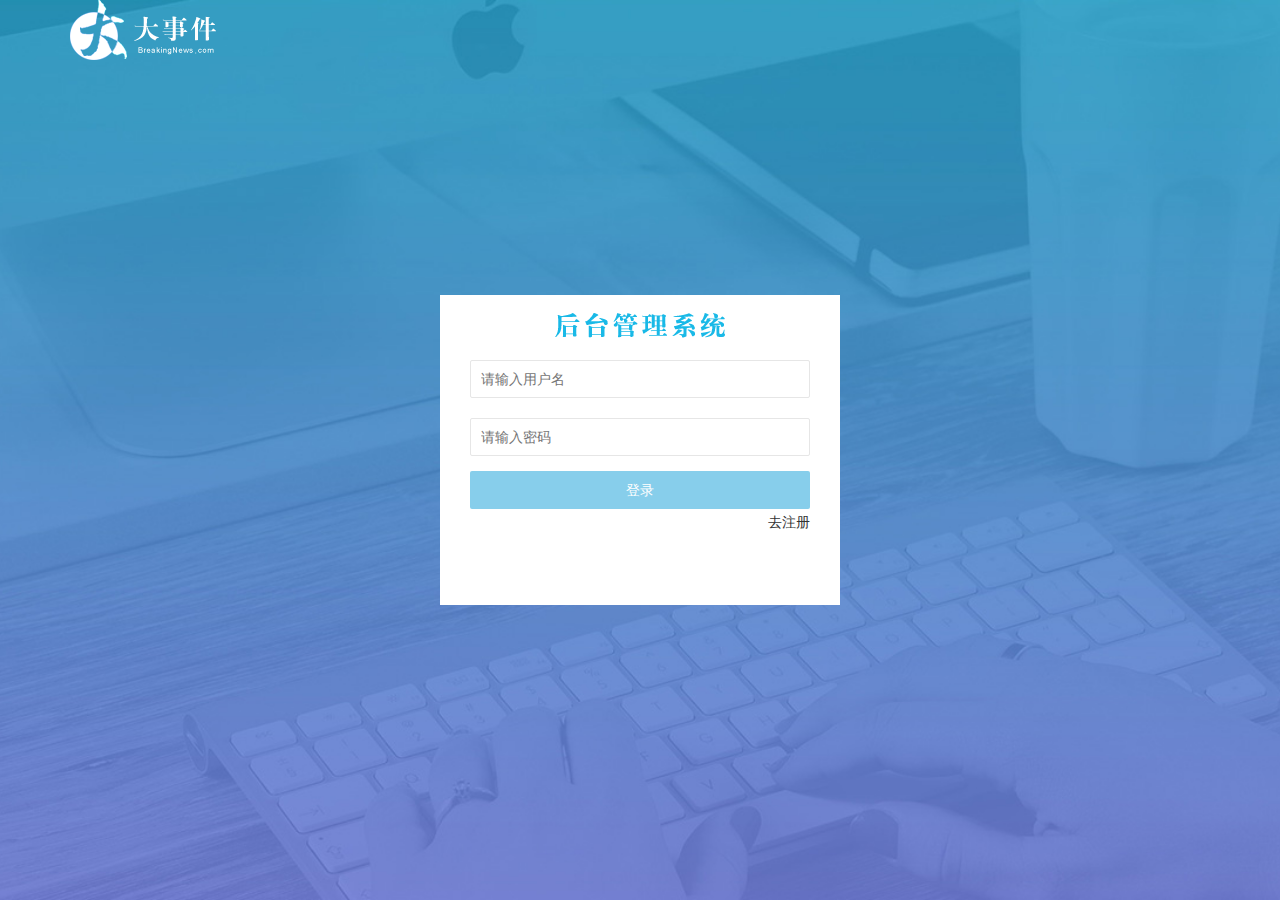
<file: login.html>
<!DOCTYPE html>
<html lang="en">

<head>
    <meta charset="UTF-8">
    <meta http-equiv="X-UA-Compatible" content="IE=edge">
    <meta name="viewport" content="width=device-width, initial-scale=1.0">
    <title>大事件-登录注册</title>
    <!-- 导入自己的样式表 -->
    <link rel="stylesheet" href="./assets/css/login.css">
    <!-- 导入layui样式表 -->
    <link rel="stylesheet" href="/assets/lib/layui/css/layui.css">
    <!-- 导入jquery.js -->
    <script src="/assets/lib/jquery.js"></script>
    <!-- 导入layui的js文件 -->
    <script src="/assets/lib/layui/layui.all.js"></script>
    <!-- 导入过滤器文件，自己的脚本文件依赖这个过滤器文件，所以这个过滤器js文件应放在自己的js脚本前 -->
    <script src="/assets//js/filter.js"></script>
    <!-- 导入自己的js脚本 ,自己的js可能会用到jquery以及layui中的js，所以放最后-->
    <script src="/assets/js/login.js"></script> 
    
</head>

<body>
    <!-- 头部logo区 -->
    <div class="layui-main">
        <img src="./assets/images/logo.png" alt="">
    </div>
    <!-- 登录注册区 -->
    <div class="loginAndregist">
        <!-- 登录注册去的logo -->
        <div class="title-box"></div>
        <!-- 登录区 -->
        <div class="login-box">
            <form class="layui-form" id="form_login">
                <div class="layui-form-item">
                    <input type="text" name="username" required lay-verify="required" placeholder="请输入用户名"
                        autocomplete="off" class="layui-input">
                </div>
                <div class="layui-form-item">
                    <input type="password" name="password" required lay-verify="required|pwd" placeholder="请输入密码"
                        autocomplete="off" class="layui-input">
                </div>
                <button class="layui-btn layui-btn-fluid" lay-submit>登录</button>
                <div class="layui-form-item">
                    <a href="javascript:;" id="link_reg">去注册</a>
                </div>
            </form>
        </div>
        <!-- 注册区 -->
        <div class="reg-box">
            <form class="layui-form" id="form_reg">
                <div class="layui-form-item">
                    <input type="text" name="username" required lay-verify="required" placeholder="请输入用户名"
                        autocomplete="off" class="layui-input">
                </div>
                <div class="layui-form-item">
                    <input type="password" name="password" required lay-verify="required|pwd" placeholder="请输入密码"
                        autocomplete="off" class="layui-input">
                </div>
                <div class="layui-form-item">
                    <input type="password" name="repassword" required lay-verify="required|repwd" placeholder="再次确认密码"
                        autocomplete="off" class="layui-input">
                </div>
                <button class="layui-btn layui-btn-fluid" lay-submit>注册</button>
                <div class="layui-form-item">
                    <a href="javascript:;" id="link_login">去登录</a>
                </div>
            </form>
        </div>
    </div>
</body>

</html>
</file>
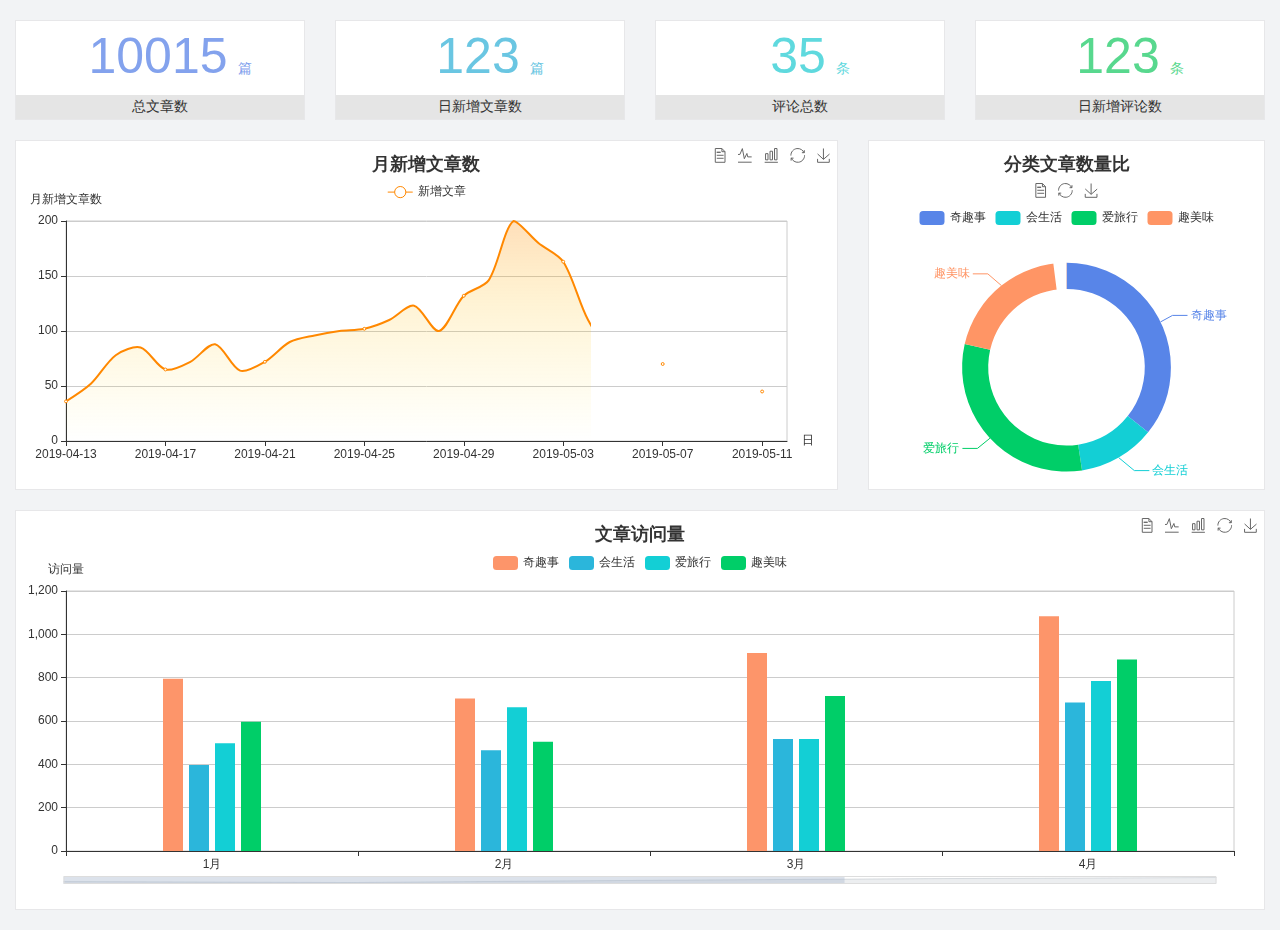
<file: home/dashboard.html>
<!DOCTYPE html>
<html lang="en">

<head>
  <meta charset="UTF-8">
  <meta name="viewport" content="width=device-width, initial-scale=1.0">
  <meta http-equiv="X-UA-Compatible" content="ie=edge">
  <title>图表统计</title>
  <link rel="stylesheet" href="../../assets/lib/bootstrap.css" />
  <link rel="stylesheet" href="../../assets/lib/main.css" />
  <script src="../../assets/lib/jquery.js"></script>
  <script type="text/javascript" src="../../assets/lib/echarts.min.js"></script>
</head>

<body>
  <div class="container-fluid">
    <div class="row spannel_list">
      <div class="col-sm-3 col-xs-6">
        <div class="spannel">
          <em>10015</em><span>篇</span>
          <b>总文章数</b>
        </div>
      </div>
      <div class="col-sm-3 col-xs-6">
        <div class="spannel scolor01">
          <em>123</em><span>篇</span>
          <b>日新增文章数</b>
        </div>
      </div>
      <div class="col-sm-3 col-xs-6">
        <div class="spannel scolor02">
          <em>35</em><span>条</span>
          <b>评论总数</b>
        </div>
      </div>
      <div class="col-sm-3 col-xs-6">
        <div class="spannel scolor03">
          <em>123</em><span>条</span>
          <b>日新增评论数</b>
        </div>
      </div>
    </div>
  </div>

  <div class="container-fluid">
    <div class="row curve-pie">
      <div class="col-lg-8 col-md-8">
        <div class="gragh_pannel" id="curve_show"></div>
      </div>
      <div class="col-lg-4 col-md-4">
        <div class="gragh_pannel" id="pie_show"></div>
      </div>
    </div>
  </div>

  <div class="container-fluid">
    <div class="column_pannel" id="column_show"></div>
  </div>

  <script>
    var oChart = echarts.init(document.getElementById('curve_show'));
    var aList_all = [
      { 'count': 36, 'date': '2019-04-13' },
      { 'count': 52, 'date': '2019-04-14' },
      { 'count': 78, 'date': '2019-04-15' },
      { 'count': 85, 'date': '2019-04-16' },
      { 'count': 65, 'date': '2019-04-17' },
      { 'count': 72, 'date': '2019-04-18' },
      { 'count': 88, 'date': '2019-04-19' },
      { 'count': 64, 'date': '2019-04-20' },
      { 'count': 72, 'date': '2019-04-21' },
      { 'count': 90, 'date': '2019-04-22' },
      { 'count': 96, 'date': '2019-04-23' },
      { 'count': 100, 'date': '2019-04-24' },
      { 'count': 102, 'date': '2019-04-25' },
      { 'count': 110, 'date': '2019-04-26' },
      { 'count': 123, 'date': '2019-04-27' },
      { 'count': 100, 'date': '2019-04-28' },
      { 'count': 132, 'date': '2019-04-29' },
      { 'count': 146, 'date': '2019-04-30' },
      { 'count': 200, 'date': '2019-05-01' },
      { 'count': 180, 'date': '2019-05-02' },
      { 'count': 163, 'date': '2019-05-03' },
      { 'count': 110, 'date': '2019-05-04' },
      { 'count': 80, 'date': '2019-05-05' },
      { 'count': 82, 'date': '2019-05-06' },
      { 'count': 70, 'date': '2019-05-07' },
      { 'count': 65, 'date': '2019-05-08' },
      { 'count': 54, 'date': '2019-05-09' },
      { 'count': 40, 'date': '2019-05-10' },
      { 'count': 45, 'date': '2019-05-11' },
      { 'count': 38, 'date': '2019-05-12' },
    ];

    let aCount = [];
    let aDate = [];

    for (var i = 0; i < aList_all.length; i++) {
      aCount.push(aList_all[i].count);
      aDate.push(aList_all[i].date);
    }

    var chartopt = {
      title: {
        text: '月新增文章数',
        left: 'center',
        top: '10'
      },
      tooltip: {
        trigger: 'axis'
      },
      legend: {
        data: ['新增文章'],
        top: '40'
      },
      toolbox: {
        show: true,
        feature: {
          mark: { show: true },
          dataView: { show: true, readOnly: false },
          magicType: { show: true, type: ['line', 'bar'] },
          restore: { show: true },
          saveAsImage: { show: true }
        }
      },
      calculable: true,
      xAxis: [
        {
          name: '日',
          type: 'category',
          boundaryGap: false,
          data: aDate
        }
      ],
      yAxis: [
        {
          name: '月新增文章数',
          type: 'value'
        }
      ],
      series: [
        {
          name: '新增文章',
          type: 'line',
          smooth: true,
          itemStyle: { normal: { areaStyle: { type: 'default' }, color: '#f80' }, lineStyle: { color: '#f80' } },
          data: aCount
        }],
      areaStyle: {
        normal: {
          color: new echarts.graphic.LinearGradient(0, 0, 0, 1, [{
            offset: 0,
            color: 'rgba(255,136,0,0.39)'
          }, {
            offset: .34,
            color: 'rgba(255,180,0,0.25)'
          }, {
            offset: 1,
            color: 'rgba(255,222,0,0.00)'
          }])

        }
      },
      grid: {
        show: true,
        x: 50,
        x2: 50,
        y: 80,
        height: 220
      }
    };

    oChart.setOption(chartopt);


    var oPie = echarts.init(document.getElementById('pie_show'));
    var oPieopt =
    {
      title: {
        top: 10,
        text: '分类文章数量比',
        x: 'center'
      },
      tooltip: {
        trigger: 'item',
        formatter: "{a} <br/>{b} : {c} ({d}%)"
      },
      color: ['#5885e8', '#13cfd5', '#00ce68', '#ff9565'],
      legend: {
        x: 'center',
        top: 65,
        data: ['奇趣事', '会生活', '爱旅行', '趣美味']
      },
      toolbox: {
        show: true,
        x: 'center',
        top: 35,
        feature: {
          mark: { show: true },
          dataView: { show: true, readOnly: false },
          magicType: {
            show: true,
            type: ['pie', 'funnel'],
            option: {
              funnel: {
                x: '25%',
                width: '50%',
                funnelAlign: 'left',
                max: 1548
              }
            }
          },
          restore: { show: true },
          saveAsImage: { show: true }
        }
      },
      calculable: true,
      series: [
        {
          name: '访问来源',
          type: 'pie',
          radius: ['45%', '60%'],
          center: ['50%', '65%'],
          data: [
            { value: 300, name: '奇趣事' },
            { value: 100, name: '会生活' },
            { value: 260, name: '爱旅行' },
            { value: 180, name: '趣美味' }
          ]
        }
      ]
    };
    oPie.setOption(oPieopt);



    var oColumn = this.echarts.init(document.getElementById('column_show'));
    var oColumnopt =
    {
      title: {
        text: '文章访问量',
        left: 'center',
        top: '10'
      },
      tooltip: {
        trigger: 'axis'
      },
      legend: {
        data: ['奇趣事', '会生活', '爱旅行', '趣美味'],
        top: '40'
      },
      toolbox: {
        show: true,
        feature: {
          mark: { show: true },
          dataView: { show: true, readOnly: false },
          magicType: { show: true, type: ['line', 'bar'] },
          restore: { show: true },
          saveAsImage: { show: true }
        }
      },
      calculable: true,
      xAxis: [
        {
          type: 'category',
          data: ['1月', '2月', '3月', '4月', '5月']
        }
      ],
      yAxis: [
        {
          name: '访问量',
          type: 'value'
        }
      ],
      series: [
        {
          name: '奇趣事',
          type: 'bar',
          barWidth: 20,
          itemStyle: {
            normal: { areaStyle: { type: 'default' }, color: '#fd956a' }
          },
          data: [800, 708, 920, 1090, 1200]
        },
        {
          name: '会生活',
          type: 'bar',
          barWidth: 20,
          itemStyle: {
            normal: { areaStyle: { type: 'default' }, color: '#2bb6db' }
          },
          data: [400, 468, 520, 690, 800]
        },
        {
          name: '爱旅行',
          type: 'bar',
          barWidth: 20,
          itemStyle: {
            normal: { areaStyle: { type: 'default' }, color: '#13cfd5' }
          },
          data: [500, 668, 520, 790, 900]
        },
        {
          name: '趣美味',
          type: 'bar',
          barWidth: 20,
          itemStyle: {
            normal: { areaStyle: { type: 'default' }, color: '#00ce68' }
          },
          data: [600, 508, 720, 890, 1000]
        }
      ],
      grid: {
        show: true,
        x: 50,
        x2: 30,
        y: 80,
        height: 260
      },
      dataZoom: [//给x轴设置滚动条
        {
          start: 0,//默认为0
          end: 100 - 1000 / 31,//默认为100
          type: 'slider',
          show: true,
          xAxisIndex: [0],
          handleSize: 0,//滑动条的 左右2个滑动条的大小
          height: 8,//组件高度
          left: 45, //左边的距离
          right: 50,//右边的距离
          bottom: 26,//右边的距离
          handleColor: '#ddd',//h滑动图标的颜色
          handleStyle: {
            borderColor: "#cacaca",
            borderWidth: "1",
            shadowBlur: 2,
            background: "#ddd",
            shadowColor: "#ddd",
          }
        }]
    };
    oColumn.setOption(oColumnopt);
  </script>
</body>

</html>
</file>
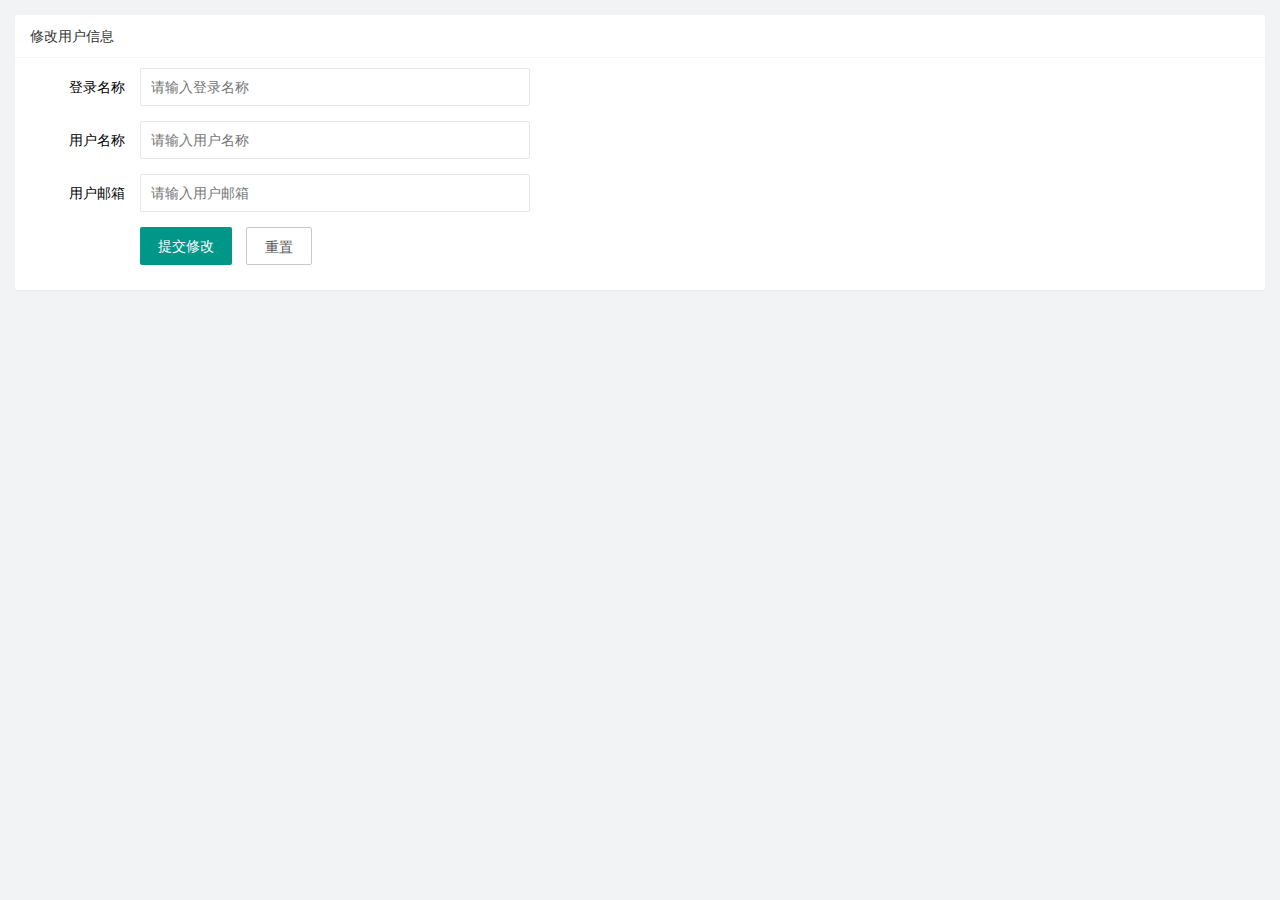
<file: user/user.html>
<!DOCTYPE html>
<html lang="en">

<head>
    <meta charset="UTF-8">
    <meta http-equiv="X-UA-Compatible" content="IE=edge">
    <meta name="viewport" content="width=device-width, initial-scale=1.0">
    <title>Document</title>
    <!-- 导入layui样式 -->
    <link rel="stylesheet" href="/assets/lib/layui/css/layui.css">
    <!-- 导入自己的css样式 -->
    <link rel="stylesheet" href="/assets/css/user/user_info.css">
</head>

<body>
    <div class="layui-card">
        <div class="layui-card-header">修改用户信息</div>
        <div class="layui-card-body">
            <!-- form表单区域 -->
            <form class="layui-form" lay-filter="formuserinfo">
                <div class="layui-form-item">
                    <input type="hidden" name="id" value="">
                    <label class="layui-form-label">登录名称</label>
                    <div class="layui-input-block">
                        <input type="text" name="username" required lay-verify="required" placeholder="请输入登录名称"
                            autocomplete="off" class="layui-input" readonly >
                    </div>
                </div>
                <div class="layui-form-item">
                    <label class="layui-form-label">用户名称</label>
                    <div class="layui-input-block">
                        <input type="text" name="nickname" required lay-verify="required|ncm" placeholder="请输入用户名称"
                            autocomplete="off" class="layui-input">
                    </div>
                </div>
                <div class="layui-form-item">
                    <label class="layui-form-label">用户邮箱</label>
                    <div class="layui-input-block">
                        <input type="text" name="email" required lay-verify="required|email" placeholder="请输入用户邮箱"
                            autocomplete="off" class="layui-input">
                    </div>
                </div>
                <div class="layui-form-item">
                    <div class="layui-input-block">
                        <button class="layui-btn" lay-submit lay-filter="formDemo">提交修改</button>
                        <button type="reset" class="layui-btn layui-btn-primary" id="btnReset">重置</button>
                    </div>
                </div>
            </form>
        </div>
    </div>


    <!-- 导入layui的js文件 -->
    <script src="/assets/lib/layui/layui.all.js"></script>
    <!-- 导入jquery -->
    <script src="/assets/lib/jquery.js"></script>

    <!-- 导入过滤器 -->
    <script src="/assets/js/filter.js"></script>
    <!-- 导入自己的js -->
    <script src="/assets/js/user/user_info.js"></script>
</body>

</html>
</file>
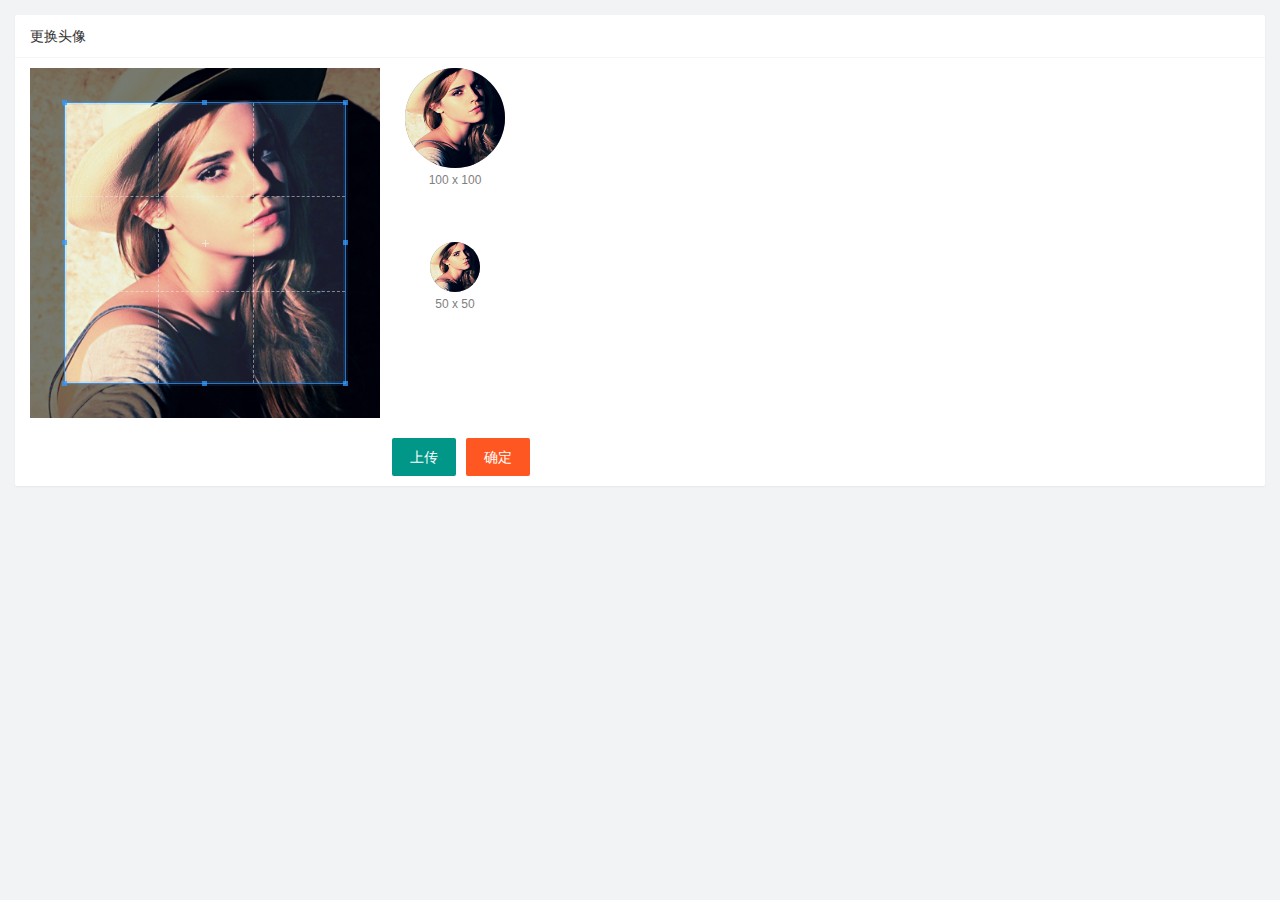
<file: user/userAvatar.html>
<!DOCTYPE html>
<html lang="en">

<head>
    <meta charset="UTF-8">
    <meta http-equiv="X-UA-Compatible" content="IE=edge">
    <meta name="viewport" content="width=device-width, initial-scale=1.0">
    <title>Document</title>
    <!-- 导入layui样式表 -->
    <link rel="stylesheet" href="/assets/lib/layui/css/layui.css">
    <!-- 导入cropper样式表 -->
    <link rel="stylesheet" href="/assets/lib/cropper/cropper.css" />
    <!-- 导入自己的样式表 -->
    <link rel="stylesheet" href="/assets/css/user/userAvatar.css">
</head>

<body>
    <div class="layui-card">
        <div class="layui-card-header">更换头像</div>
        <div class="layui-card-body">
            <!-- 第一行的图片裁剪和预览区域 -->
            <div class="row1">
                <!-- 图片裁剪区域 -->
                <div class="cropper-box">
                    <!-- 这个 img 标签很重要，将来会把它初始化为裁剪区域 -->
                    <img id="image" src="/assets/images/sample.jpg" />
                </div>
                <!-- 图片的预览区域 -->
                <div class="preview-box">
                    <div>
                        <!-- 宽高为 100px 的预览区域 -->
                        <div class="img-preview w100"></div>
                        <p class="size">100 x 100</p>
                    </div>
                    <div>
                        <!-- 宽高为 50px 的预览区域 -->
                        <div class="img-preview w50" id="one"></div>
                        <p class="size">50 x 50</p>
                    </div>
                </div>
            </div>

            <!-- 第二行的按钮区域 -->
            <div class="row2">
                <input type="file" id="file" accept="image/png,image/jpeg"/>
                <button type="button" class="layui-btn" id="shangchuan">上传</button>
                <button type="button" class="layui-btn layui-btn-danger" id="upload">确定</button>
            </div>
        </div>
    </div>

    <script src="/assets/lib/jquery.js"></script>
    <script src="/assets/lib/layui/layui.all.js"></script>
    <script src="/assets/lib/cropper/Cropper.js"></script>
    <script src="/assets/lib/cropper/jquery-cropper.js"></script>
    <script src="/assets/js/filter.js"></script>
    <script src="/assets/js/user/userAvatar.js"></script>
</body>

</html>
</file>
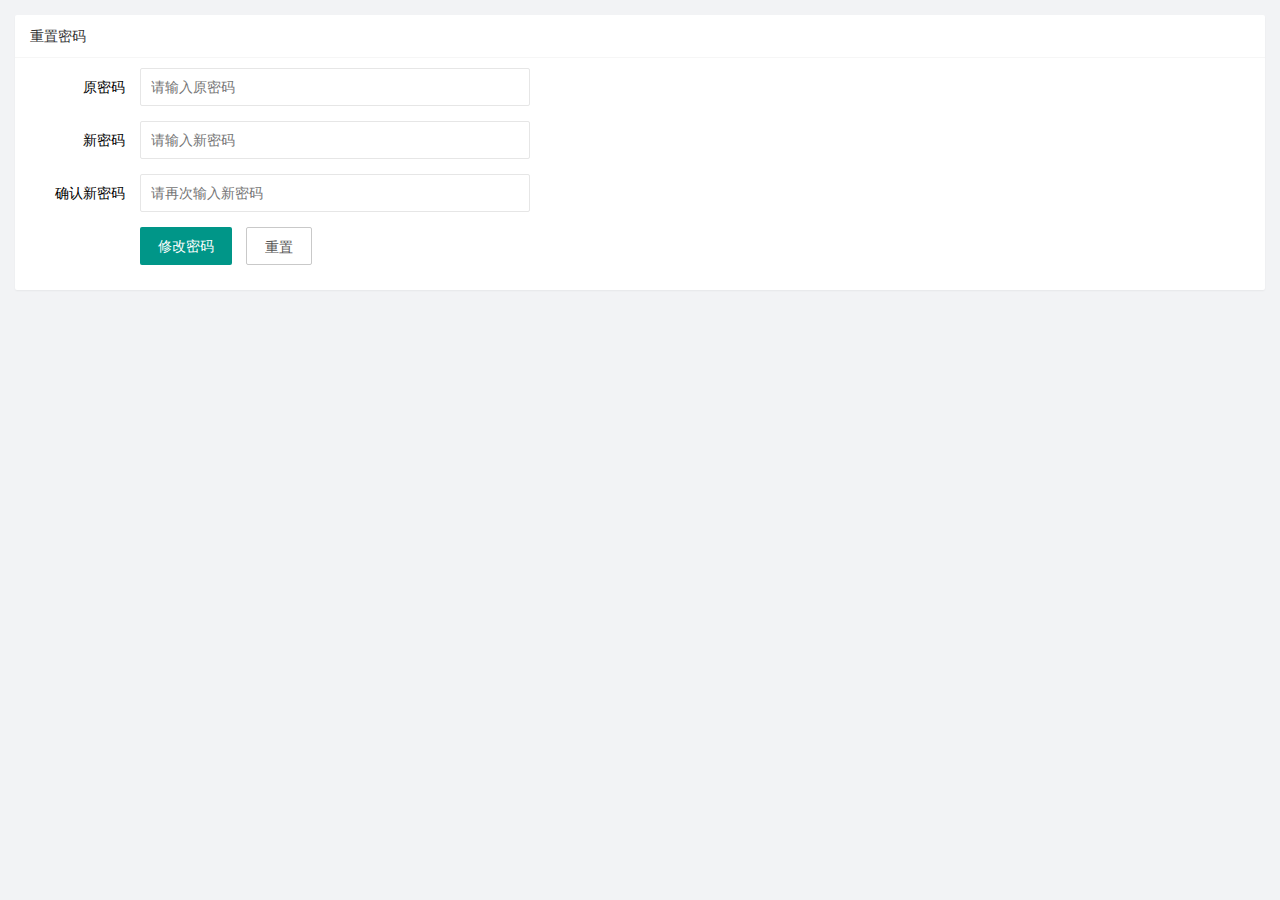
<file: user/userpwd.html>
<!DOCTYPE html>
<html lang="en">

<head>
  <meta charset="UTF-8">
  <meta http-equiv="X-UA-Compatible" content="IE=edge">
  <meta name="viewport" content="width=device-width, initial-scale=1.0">
  <title>Document</title>
  <!-- 导入layui的css样式 -->
  <link rel="stylesheet" href="/assets/lib/layui/css/layui.css">
  <!-- 导入自己的css样式 -->
  <link rel="stylesheet" href="/assets/css/user/userpwd.css">
</head>

<body>
  <div class="layui-card">
    <div class="layui-card-header">重置密码</div>
    <div class="layui-card-body">
      <form class="layui-form" lay-filter="formpwd">
        <div class="layui-form-item">
          <label class="layui-form-label">原密码</label>
          <div class="layui-input-block">
            <input type="password" name="oldPwd" required lay-verify="required" placeholder="请输入原密码" autocomplete="off"
              class="layui-input">
          </div>
        </div>
        <div class="layui-form-item">
          <label class="layui-form-label">新密码</label>
          <div class="layui-input-block">
            <input type="text" name="newPwd" required lay-verify="required|pwd" placeholder="请输入新密码" autocomplete="off"
              class="layui-input">
          </div>
        </div>
        <div class="layui-form-item">
          <label class="layui-form-label">确认新密码</label>
          <div class="layui-input-block">
            <input type="password" name="confirm_pwd" required lay-verify="required" placeholder="请再次输入新密码"
              autocomplete="off" class="layui-input">
          </div>
        </div>
        <div class="layui-form-item">
          <div class="layui-input-block">
            <button class="layui-btn" lay-submit lay-filter="formDemo" id="btnreset">修改密码</button>
            <button type="reset" class="layui-btn layui-btn-primary" >重置</button>
          </div>
        </div>
      </form>
    </div>
  </div>
  <!-- 导入jquery -->
  <script src="/assets/lib/jquery.js"></script>
  <!-- 导入layui的js -->
  <script src="/assets/lib/layui/layui.all.js"></script>
  <!-- 导入过滤器 -->
  <script src="/assets/js/filter.js"></script>
  <!-- 导入自己的js -->
  <script src="/assets/js/user/userpwd.js"></script>
</body>

</html>
</file>
<file: assets/css/login.css>
html,body{
    margin: 0;
    padding: 0;
    width: 100%;
    height: 100%;
    background: url("/assets/images/login_bg.jpg") no-repeat center;
    background-size: cover;
}
.loginAndregist{
    width: 400px;
    height: 310px;
    background-color: #fff;
    position: absolute;
    left: 50%;
    top: 50%;
    transform: translate(-50%,-50%);
}
.title-box{
    height: 60px;
    background: url("/assets/images/login_title.png") no-repeat center;
    
}
.reg-box{
    display: none;
}
.layui-form{
    padding: 0 30px;
}
.layui-form button{
    background-color: skyblue;
}
.layui-form-item{
    display: flex;
    justify-content:flex-end;
    padding-top: 5px;
}
</file>
<file: assets/lib/layui/css/layui.css>
/** layui-v2.5.5 MIT License By https://www.layui.com */
 .layui-inline,img{display:inline-block;vertical-align:middle}h1,h2,h3,h4,h5,h6{font-weight:400}.layui-edge,.layui-header,.layui-inline,.layui-main{position:relative}.layui-body,.layui-edge,.layui-elip{overflow:hidden}.layui-btn,.layui-edge,.layui-inline,img{vertical-align:middle}.layui-btn,.layui-disabled,.layui-icon,.layui-unselect{-moz-user-select:none;-webkit-user-select:none;-ms-user-select:none}.layui-elip,.layui-form-checkbox span,.layui-form-pane .layui-form-label{text-overflow:ellipsis;white-space:nowrap}.layui-breadcrumb,.layui-tree-btnGroup{visibility:hidden}blockquote,body,button,dd,div,dl,dt,form,h1,h2,h3,h4,h5,h6,input,li,ol,p,pre,td,textarea,th,ul{margin:0;padding:0;-webkit-tap-highlight-color:rgba(0,0,0,0)}a:active,a:hover{outline:0}img{border:none}li{list-style:none}table{border-collapse:collapse;border-spacing:0}h4,h5,h6{font-size:100%}button,input,optgroup,option,select,textarea{font-family:inherit;font-size:inherit;font-style:inherit;font-weight:inherit;outline:0}pre{white-space:pre-wrap;white-space:-moz-pre-wrap;white-space:-pre-wrap;white-space:-o-pre-wrap;word-wrap:break-word}body{line-height:24px;font:14px Helvetica Neue,Helvetica,PingFang SC,Tahoma,Arial,sans-serif}hr{height:1px;margin:10px 0;border:0;clear:both}a{color:#333;text-decoration:none}a:hover{color:#777}a cite{font-style:normal;*cursor:pointer}.layui-border-box,.layui-border-box *{box-sizing:border-box}.layui-box,.layui-box *{box-sizing:content-box}.layui-clear{clear:both;*zoom:1}.layui-clear:after{content:'\20';clear:both;*zoom:1;display:block;height:0}.layui-inline{*display:inline;*zoom:1}.layui-edge{display:inline-block;width:0;height:0;border-width:6px;border-style:dashed;border-color:transparent}.layui-edge-top{top:-4px;border-bottom-color:#999;border-bottom-style:solid}.layui-edge-right{border-left-color:#999;border-left-style:solid}.layui-edge-bottom{top:2px;border-top-color:#999;border-top-style:solid}.layui-edge-left{border-right-color:#999;border-right-style:solid}.layui-disabled,.layui-disabled:hover{color:#d2d2d2!important;cursor:not-allowed!important}.layui-circle{border-radius:100%}.layui-show{display:block!important}.layui-hide{display:none!important}@font-face{font-family:layui-icon;src:url(../font/iconfont.eot?v=250);src:url(../font/iconfont.eot?v=250#iefix) format('embedded-opentype'),url(../font/iconfont.woff2?v=250) format('woff2'),url(../font/iconfont.woff?v=250) format('woff'),url(../font/iconfont.ttf?v=250) format('truetype'),url(../font/iconfont.svg?v=250#layui-icon) format('svg')}.layui-icon{font-family:layui-icon!important;font-size:16px;font-style:normal;-webkit-font-smoothing:antialiased;-moz-osx-font-smoothing:grayscale}.layui-icon-reply-fill:before{content:"\e611"}.layui-icon-set-fill:before{content:"\e614"}.layui-icon-menu-fill:before{content:"\e60f"}.layui-icon-search:before{content:"\e615"}.layui-icon-share:before{content:"\e641"}.layui-icon-set-sm:before{content:"\e620"}.layui-icon-engine:before{content:"\e628"}.layui-icon-close:before{content:"\1006"}.layui-icon-close-fill:before{content:"\1007"}.layui-icon-chart-screen:before{content:"\e629"}.layui-icon-star:before{content:"\e600"}.layui-icon-circle-dot:before{content:"\e617"}.layui-icon-chat:before{content:"\e606"}.layui-icon-release:before{content:"\e609"}.layui-icon-list:before{content:"\e60a"}.layui-icon-chart:before{content:"\e62c"}.layui-icon-ok-circle:before{content:"\1005"}.layui-icon-layim-theme:before{content:"\e61b"}.layui-icon-table:before{content:"\e62d"}.layui-icon-right:before{content:"\e602"}.layui-icon-left:before{content:"\e603"}.layui-icon-cart-simple:before{content:"\e698"}.layui-icon-face-cry:before{content:"\e69c"}.layui-icon-face-smile:before{content:"\e6af"}.layui-icon-survey:before{content:"\e6b2"}.layui-icon-tree:before{content:"\e62e"}.layui-icon-upload-circle:before{content:"\e62f"}.layui-icon-add-circle:before{content:"\e61f"}.layui-icon-download-circle:before{content:"\e601"}.layui-icon-templeate-1:before{content:"\e630"}.layui-icon-util:before{content:"\e631"}.layui-icon-face-surprised:before{content:"\e664"}.layui-icon-edit:before{content:"\e642"}.layui-icon-speaker:before{content:"\e645"}.layui-icon-down:before{content:"\e61a"}.layui-icon-file:before{content:"\e621"}.layui-icon-layouts:before{content:"\e632"}.layui-icon-rate-half:before{content:"\e6c9"}.layui-icon-add-circle-fine:before{content:"\e608"}.layui-icon-prev-circle:before{content:"\e633"}.layui-icon-read:before{content:"\e705"}.layui-icon-404:before{content:"\e61c"}.layui-icon-carousel:before{content:"\e634"}.layui-icon-help:before{content:"\e607"}.layui-icon-code-circle:before{content:"\e635"}.layui-icon-water:before{content:"\e636"}.layui-icon-username:before{content:"\e66f"}.layui-icon-find-fill:before{content:"\e670"}.layui-icon-about:before{content:"\e60b"}.layui-icon-location:before{content:"\e715"}.layui-icon-up:before{content:"\e619"}.layui-icon-pause:before{content:"\e651"}.layui-icon-date:before{content:"\e637"}.layui-icon-layim-uploadfile:before{content:"\e61d"}.layui-icon-delete:before{content:"\e640"}.layui-icon-play:before{content:"\e652"}.layui-icon-top:before{content:"\e604"}.layui-icon-friends:before{content:"\e612"}.layui-icon-refresh-3:before{content:"\e9aa"}.layui-icon-ok:before{content:"\e605"}.layui-icon-layer:before{content:"\e638"}.layui-icon-face-smile-fine:before{content:"\e60c"}.layui-icon-dollar:before{content:"\e659"}.layui-icon-group:before{content:"\e613"}.layui-icon-layim-download:before{content:"\e61e"}.layui-icon-picture-fine:before{content:"\e60d"}.layui-icon-link:before{content:"\e64c"}.layui-icon-diamond:before{content:"\e735"}.layui-icon-log:before{content:"\e60e"}.layui-icon-rate-solid:before{content:"\e67a"}.layui-icon-fonts-del:before{content:"\e64f"}.layui-icon-unlink:before{content:"\e64d"}.layui-icon-fonts-clear:before{content:"\e639"}.layui-icon-triangle-r:before{content:"\e623"}.layui-icon-circle:before{content:"\e63f"}.layui-icon-radio:before{content:"\e643"}.layui-icon-align-center:before{content:"\e647"}.layui-icon-align-right:before{content:"\e648"}.layui-icon-align-left:before{content:"\e649"}.layui-icon-loading-1:before{content:"\e63e"}.layui-icon-return:before{content:"\e65c"}.layui-icon-fonts-strong:before{content:"\e62b"}.layui-icon-upload:before{content:"\e67c"}.layui-icon-dialogue:before{content:"\e63a"}.layui-icon-video:before{content:"\e6ed"}.layui-icon-headset:before{content:"\e6fc"}.layui-icon-cellphone-fine:before{content:"\e63b"}.layui-icon-add-1:before{content:"\e654"}.layui-icon-face-smile-b:before{content:"\e650"}.layui-icon-fonts-html:before{content:"\e64b"}.layui-icon-form:before{content:"\e63c"}.layui-icon-cart:before{content:"\e657"}.layui-icon-camera-fill:before{content:"\e65d"}.layui-icon-tabs:before{content:"\e62a"}.layui-icon-fonts-code:before{content:"\e64e"}.layui-icon-fire:before{content:"\e756"}.layui-icon-set:before{content:"\e716"}.layui-icon-fonts-u:before{content:"\e646"}.layui-icon-triangle-d:before{content:"\e625"}.layui-icon-tips:before{content:"\e702"}.layui-icon-picture:before{content:"\e64a"}.layui-icon-more-vertical:before{content:"\e671"}.layui-icon-flag:before{content:"\e66c"}.layui-icon-loading:before{content:"\e63d"}.layui-icon-fonts-i:before{content:"\e644"}.layui-icon-refresh-1:before{content:"\e666"}.layui-icon-rmb:before{content:"\e65e"}.layui-icon-home:before{content:"\e68e"}.layui-icon-user:before{content:"\e770"}.layui-icon-notice:before{content:"\e667"}.layui-icon-login-weibo:before{content:"\e675"}.layui-icon-voice:before{content:"\e688"}.layui-icon-upload-drag:before{content:"\e681"}.layui-icon-login-qq:before{content:"\e676"}.layui-icon-snowflake:before{content:"\e6b1"}.layui-icon-file-b:before{content:"\e655"}.layui-icon-template:before{content:"\e663"}.layui-icon-auz:before{content:"\e672"}.layui-icon-console:before{content:"\e665"}.layui-icon-app:before{content:"\e653"}.layui-icon-prev:before{content:"\e65a"}.layui-icon-website:before{content:"\e7ae"}.layui-icon-next:before{content:"\e65b"}.layui-icon-component:before{content:"\e857"}.layui-icon-more:before{content:"\e65f"}.layui-icon-login-wechat:before{content:"\e677"}.layui-icon-shrink-right:before{content:"\e668"}.layui-icon-spread-left:before{content:"\e66b"}.layui-icon-camera:before{content:"\e660"}.layui-icon-note:before{content:"\e66e"}.layui-icon-refresh:before{content:"\e669"}.layui-icon-female:before{content:"\e661"}.layui-icon-male:before{content:"\e662"}.layui-icon-password:before{content:"\e673"}.layui-icon-senior:before{content:"\e674"}.layui-icon-theme:before{content:"\e66a"}.layui-icon-tread:before{content:"\e6c5"}.layui-icon-praise:before{content:"\e6c6"}.layui-icon-star-fill:before{content:"\e658"}.layui-icon-rate:before{content:"\e67b"}.layui-icon-template-1:before{content:"\e656"}.layui-icon-vercode:before{content:"\e679"}.layui-icon-cellphone:before{content:"\e678"}.layui-icon-screen-full:before{content:"\e622"}.layui-icon-screen-restore:before{content:"\e758"}.layui-icon-cols:before{content:"\e610"}.layui-icon-export:before{content:"\e67d"}.layui-icon-print:before{content:"\e66d"}.layui-icon-slider:before{content:"\e714"}.layui-icon-addition:before{content:"\e624"}.layui-icon-subtraction:before{content:"\e67e"}.layui-icon-service:before{content:"\e626"}.layui-icon-transfer:before{content:"\e691"}.layui-main{width:1140px;margin:0 auto}.layui-header{z-index:1000;height:60px}.layui-header a:hover{transition:all .5s;-webkit-transition:all .5s}.layui-side{position:fixed;left:0;top:0;bottom:0;z-index:999;width:200px;overflow-x:hidden}.layui-side-scroll{position:relative;width:220px;height:100%;overflow-x:hidden}.layui-body{position:absolute;left:200px;right:0;top:0;bottom:0;z-index:998;width:auto;overflow-y:auto;box-sizing:border-box}.layui-layout-body{overflow:hidden}.layui-layout-admin .layui-header{background-color:#23262E}.layui-layout-admin .layui-side{top:60px;width:200px;overflow-x:hidden}.layui-layout-admin .layui-body{position:fixed;top:60px;bottom:44px}.layui-layout-admin .layui-main{width:auto;margin:0 15px}.layui-layout-admin .layui-footer{position:fixed;left:200px;right:0;bottom:0;height:44px;line-height:44px;padding:0 15px;background-color:#eee}.layui-layout-admin .layui-logo{position:absolute;left:0;top:0;width:200px;height:100%;line-height:60px;text-align:center;color:#009688;font-size:16px}.layui-layout-admin .layui-header .layui-nav{background:0 0}.layui-layout-left{position:absolute!important;left:200px;top:0}.layui-layout-right{position:absolute!important;right:0;top:0}.layui-container{position:relative;margin:0 auto;padding:0 15px;box-sizing:border-box}.layui-fluid{position:relative;margin:0 auto;padding:0 15px}.layui-row:after,.layui-row:before{content:'';display:block;clear:both}.layui-col-lg1,.layui-col-lg10,.layui-col-lg11,.layui-col-lg12,.layui-col-lg2,.layui-col-lg3,.layui-col-lg4,.layui-col-lg5,.layui-col-lg6,.layui-col-lg7,.layui-col-lg8,.layui-col-lg9,.layui-col-md1,.layui-col-md10,.layui-col-md11,.layui-col-md12,.layui-col-md2,.layui-col-md3,.layui-col-md4,.layui-col-md5,.layui-col-md6,.layui-col-md7,.layui-col-md8,.layui-col-md9,.layui-col-sm1,.layui-col-sm10,.layui-col-sm11,.layui-col-sm12,.layui-col-sm2,.layui-col-sm3,.layui-col-sm4,.layui-col-sm5,.layui-col-sm6,.layui-col-sm7,.layui-col-sm8,.layui-col-sm9,.layui-col-xs1,.layui-col-xs10,.layui-col-xs11,.layui-col-xs12,.layui-col-xs2,.layui-col-xs3,.layui-col-xs4,.layui-col-xs5,.layui-col-xs6,.layui-col-xs7,.layui-col-xs8,.layui-col-xs9{position:relative;display:block;box-sizing:border-box}.layui-col-xs1,.layui-col-xs10,.layui-col-xs11,.layui-col-xs12,.layui-col-xs2,.layui-col-xs3,.layui-col-xs4,.layui-col-xs5,.layui-col-xs6,.layui-col-xs7,.layui-col-xs8,.layui-col-xs9{float:left}.layui-col-xs1{width:8.33333333%}.layui-col-xs2{width:16.66666667%}.layui-col-xs3{width:25%}.layui-col-xs4{width:33.33333333%}.layui-col-xs5{width:41.66666667%}.layui-col-xs6{width:50%}.layui-col-xs7{width:58.33333333%}.layui-col-xs8{width:66.66666667%}.layui-col-xs9{width:75%}.layui-col-xs10{width:83.33333333%}.layui-col-xs11{width:91.66666667%}.layui-col-xs12{width:100%}.layui-col-xs-offset1{margin-left:8.33333333%}.layui-col-xs-offset2{margin-left:16.66666667%}.layui-col-xs-offset3{margin-left:25%}.layui-col-xs-offset4{margin-left:33.33333333%}.layui-col-xs-offset5{margin-left:41.66666667%}.layui-col-xs-offset6{margin-left:50%}.layui-col-xs-offset7{margin-left:58.33333333%}.layui-col-xs-offset8{margin-left:66.66666667%}.layui-col-xs-offset9{margin-left:75%}.layui-col-xs-offset10{margin-left:83.33333333%}.layui-col-xs-offset11{margin-left:91.66666667%}.layui-col-xs-offset12{margin-left:100%}@media screen and (max-width:768px){.layui-hide-xs{display:none!important}.layui-show-xs-block{display:block!important}.layui-show-xs-inline{display:inline!important}.layui-show-xs-inline-block{display:inline-block!important}}@media screen and (min-width:768px){.layui-container{width:750px}.layui-hide-sm{display:none!important}.layui-show-sm-block{display:block!important}.layui-show-sm-inline{display:inline!important}.layui-show-sm-inline-block{display:inline-block!important}.layui-col-sm1,.layui-col-sm10,.layui-col-sm11,.layui-col-sm12,.layui-col-sm2,.layui-col-sm3,.layui-col-sm4,.layui-col-sm5,.layui-col-sm6,.layui-col-sm7,.layui-col-sm8,.layui-col-sm9{float:left}.layui-col-sm1{width:8.33333333%}.layui-col-sm2{width:16.66666667%}.layui-col-sm3{width:25%}.layui-col-sm4{width:33.33333333%}.layui-col-sm5{width:41.66666667%}.layui-col-sm6{width:50%}.layui-col-sm7{width:58.33333333%}.layui-col-sm8{width:66.66666667%}.layui-col-sm9{width:75%}.layui-col-sm10{width:83.33333333%}.layui-col-sm11{width:91.66666667%}.layui-col-sm12{width:100%}.layui-col-sm-offset1{margin-left:8.33333333%}.layui-col-sm-offset2{margin-left:16.66666667%}.layui-col-sm-offset3{margin-left:25%}.layui-col-sm-offset4{margin-left:33.33333333%}.layui-col-sm-offset5{margin-left:41.66666667%}.layui-col-sm-offset6{margin-left:50%}.layui-col-sm-offset7{margin-left:58.33333333%}.layui-col-sm-offset8{margin-left:66.66666667%}.layui-col-sm-offset9{margin-left:75%}.layui-col-sm-offset10{margin-left:83.33333333%}.layui-col-sm-offset11{margin-left:91.66666667%}.layui-col-sm-offset12{margin-left:100%}}@media screen and (min-width:992px){.layui-container{width:970px}.layui-hide-md{display:none!important}.layui-show-md-block{display:block!important}.layui-show-md-inline{display:inline!important}.layui-show-md-inline-block{display:inline-block!important}.layui-col-md1,.layui-col-md10,.layui-col-md11,.layui-col-md12,.layui-col-md2,.layui-col-md3,.layui-col-md4,.layui-col-md5,.layui-col-md6,.layui-col-md7,.layui-col-md8,.layui-col-md9{float:left}.layui-col-md1{width:8.33333333%}.layui-col-md2{width:16.66666667%}.layui-col-md3{width:25%}.layui-col-md4{width:33.33333333%}.layui-col-md5{width:41.66666667%}.layui-col-md6{width:50%}.layui-col-md7{width:58.33333333%}.layui-col-md8{width:66.66666667%}.layui-col-md9{width:75%}.layui-col-md10{width:83.33333333%}.layui-col-md11{width:91.66666667%}.layui-col-md12{width:100%}.layui-col-md-offset1{margin-left:8.33333333%}.layui-col-md-offset2{margin-left:16.66666667%}.layui-col-md-offset3{margin-left:25%}.layui-col-md-offset4{margin-left:33.33333333%}.layui-col-md-offset5{margin-left:41.66666667%}.layui-col-md-offset6{margin-left:50%}.layui-col-md-offset7{margin-left:58.33333333%}.layui-col-md-offset8{margin-left:66.66666667%}.layui-col-md-offset9{margin-left:75%}.layui-col-md-offset10{margin-left:83.33333333%}.layui-col-md-offset11{margin-left:91.66666667%}.layui-col-md-offset12{margin-left:100%}}@media screen and (min-width:1200px){.layui-container{width:1170px}.layui-hide-lg{display:none!important}.layui-show-lg-block{display:block!important}.layui-show-lg-inline{display:inline!important}.layui-show-lg-inline-block{display:inline-block!important}.layui-col-lg1,.layui-col-lg10,.layui-col-lg11,.layui-col-lg12,.layui-col-lg2,.layui-col-lg3,.layui-col-lg4,.layui-col-lg5,.layui-col-lg6,.layui-col-lg7,.layui-col-lg8,.layui-col-lg9{float:left}.layui-col-lg1{width:8.33333333%}.layui-col-lg2{width:16.66666667%}.layui-col-lg3{width:25%}.layui-col-lg4{width:33.33333333%}.layui-col-lg5{width:41.66666667%}.layui-col-lg6{width:50%}.layui-col-lg7{width:58.33333333%}.layui-col-lg8{width:66.66666667%}.layui-col-lg9{width:75%}.layui-col-lg10{width:83.33333333%}.layui-col-lg11{width:91.66666667%}.layui-col-lg12{width:100%}.layui-col-lg-offset1{margin-left:8.33333333%}.layui-col-lg-offset2{margin-left:16.66666667%}.layui-col-lg-offset3{margin-left:25%}.layui-col-lg-offset4{margin-left:33.33333333%}.layui-col-lg-offset5{margin-left:41.66666667%}.layui-col-lg-offset6{margin-left:50%}.layui-col-lg-offset7{margin-left:58.33333333%}.layui-col-lg-offset8{margin-left:66.66666667%}.layui-col-lg-offset9{margin-left:75%}.layui-col-lg-offset10{margin-left:83.33333333%}.layui-col-lg-offset11{margin-left:91.66666667%}.layui-col-lg-offset12{margin-left:100%}}.layui-col-space1{margin:-.5px}.layui-col-space1>*{padding:.5px}.layui-col-space3{margin:-1.5px}.layui-col-space3>*{padding:1.5px}.layui-col-space5{margin:-2.5px}.layui-col-space5>*{padding:2.5px}.layui-col-space8{margin:-3.5px}.layui-col-space8>*{padding:3.5px}.layui-col-space10{margin:-5px}.layui-col-space10>*{padding:5px}.layui-col-space12{margin:-6px}.layui-col-space12>*{padding:6px}.layui-col-space15{margin:-7.5px}.layui-col-space15>*{padding:7.5px}.layui-col-space18{margin:-9px}.layui-col-space18>*{padding:9px}.layui-col-space20{margin:-10px}.layui-col-space20>*{padding:10px}.layui-col-space22{margin:-11px}.layui-col-space22>*{padding:11px}.layui-col-space25{margin:-12.5px}.layui-col-space25>*{padding:12.5px}.layui-col-space30{margin:-15px}.layui-col-space30>*{padding:15px}.layui-btn,.layui-input,.layui-select,.layui-textarea,.layui-upload-button{outline:0;-webkit-appearance:none;transition:all .3s;-webkit-transition:all .3s;box-sizing:border-box}.layui-elem-quote{margin-bottom:10px;padding:15px;line-height:22px;border-left:5px solid #009688;border-radius:0 2px 2px 0;background-color:#f2f2f2}.layui-quote-nm{border-style:solid;border-width:1px 1px 1px 5px;background:0 0}.layui-elem-field{margin-bottom:10px;padding:0;border-width:1px;border-style:solid}.layui-elem-field legend{margin-left:20px;padding:0 10px;font-size:20px;font-weight:300}.layui-field-title{margin:10px 0 20px;border-width:1px 0 0}.layui-field-box{padding:10px 15px}.layui-field-title .layui-field-box{padding:10px 0}.layui-progress{position:relative;height:6px;border-radius:20px;background-color:#e2e2e2}.layui-progress-bar{position:absolute;left:0;top:0;width:0;max-width:100%;height:6px;border-radius:20px;text-align:right;background-color:#5FB878;transition:all .3s;-webkit-transition:all .3s}.layui-progress-big,.layui-progress-big .layui-progress-bar{height:18px;line-height:18px}.layui-progress-text{position:relative;top:-20px;line-height:18px;font-size:12px;color:#666}.layui-progress-big .layui-progress-text{position:static;padding:0 10px;color:#fff}.layui-collapse{border-width:1px;border-style:solid;border-radius:2px}.layui-colla-content,.layui-colla-item{border-top-width:1px;border-top-style:solid}.layui-colla-item:first-child{border-top:none}.layui-colla-title{position:relative;height:42px;line-height:42px;padding:0 15px 0 35px;color:#333;background-color:#f2f2f2;cursor:pointer;font-size:14px;overflow:hidden}.layui-colla-content{display:none;padding:10px 15px;line-height:22px;color:#666}.layui-colla-icon{position:absolute;left:15px;top:0;font-size:14px}.layui-card{margin-bottom:15px;border-radius:2px;background-color:#fff;box-shadow:0 1px 2px 0 rgba(0,0,0,.05)}.layui-card:last-child{margin-bottom:0}.layui-card-header{position:relative;height:42px;line-height:42px;padding:0 15px;border-bottom:1px solid #f6f6f6;color:#333;border-radius:2px 2px 0 0;font-size:14px}.layui-bg-black,.layui-bg-blue,.layui-bg-cyan,.layui-bg-green,.layui-bg-orange,.layui-bg-red{color:#fff!important}.layui-card-body{position:relative;padding:10px 15px;line-height:24px}.layui-card-body[pad15]{padding:15px}.layui-card-body[pad20]{padding:20px}.layui-card-body .layui-table{margin:5px 0}.layui-card .layui-tab{margin:0}.layui-panel-window{position:relative;padding:15px;border-radius:0;border-top:5px solid #E6E6E6;background-color:#fff}.layui-auxiliar-moving{position:fixed;left:0;right:0;top:0;bottom:0;width:100%;height:100%;background:0 0;z-index:9999999999}.layui-form-label,.layui-form-mid,.layui-form-select,.layui-input-block,.layui-input-inline,.layui-textarea{position:relative}.layui-bg-red{background-color:#FF5722!important}.layui-bg-orange{background-color:#FFB800!important}.layui-bg-green{background-color:#009688!important}.layui-bg-cyan{background-color:#2F4056!important}.layui-bg-blue{background-color:#1E9FFF!important}.layui-bg-black{background-color:#393D49!important}.layui-bg-gray{background-color:#eee!important;color:#666!important}.layui-badge-rim,.layui-colla-content,.layui-colla-item,.layui-collapse,.layui-elem-field,.layui-form-pane .layui-form-item[pane],.layui-form-pane .layui-form-label,.layui-input,.layui-layedit,.layui-layedit-tool,.layui-quote-nm,.layui-select,.layui-tab-bar,.layui-tab-card,.layui-tab-title,.layui-tab-title .layui-this:after,.layui-textarea{border-color:#e6e6e6}.layui-timeline-item:before,hr{background-color:#e6e6e6}.layui-text{line-height:22px;font-size:14px;color:#666}.layui-text h1,.layui-text h2,.layui-text h3{font-weight:500;color:#333}.layui-text h1{font-size:30px}.layui-text h2{font-size:24px}.layui-text h3{font-size:18px}.layui-text a:not(.layui-btn){color:#01AAED}.layui-text a:not(.layui-btn):hover{text-decoration:underline}.layui-text ul{padding:5px 0 5px 15px}.layui-text ul li{margin-top:5px;list-style-type:disc}.layui-text em,.layui-word-aux{color:#999!important;padding:0 5px!important}.layui-btn{display:inline-block;height:38px;line-height:38px;padding:0 18px;background-color:#009688;color:#fff;white-space:nowrap;text-align:center;font-size:14px;border:none;border-radius:2px;cursor:pointer}.layui-btn:hover{opacity:.8;filter:alpha(opacity=80);color:#fff}.layui-btn:active{opacity:1;filter:alpha(opacity=100)}.layui-btn+.layui-btn{margin-left:10px}.layui-btn-container{font-size:0}.layui-btn-container .layui-btn{margin-right:10px;margin-bottom:10px}.layui-btn-container .layui-btn+.layui-btn{margin-left:0}.layui-table .layui-btn-container .layui-btn{margin-bottom:9px}.layui-btn-radius{border-radius:100px}.layui-btn .layui-icon{margin-right:3px;font-size:18px;vertical-align:bottom;vertical-align:middle\9}.layui-btn-primary{border:1px solid #C9C9C9;background-color:#fff;color:#555}.layui-btn-primary:hover{border-color:#009688;color:#333}.layui-btn-normal{background-color:#1E9FFF}.layui-btn-warm{background-color:#FFB800}.layui-btn-danger{background-color:#FF5722}.layui-btn-checked{background-color:#5FB878}.layui-btn-disabled,.layui-btn-disabled:active,.layui-btn-disabled:hover{border:1px solid #e6e6e6;background-color:#FBFBFB;color:#C9C9C9;cursor:not-allowed;opacity:1}.layui-btn-lg{height:44px;line-height:44px;padding:0 25px;font-size:16px}.layui-btn-sm{height:30px;line-height:30px;padding:0 10px;font-size:12px}.layui-btn-sm i{font-size:16px!important}.layui-btn-xs{height:22px;line-height:22px;padding:0 5px;font-size:12px}.layui-btn-xs i{font-size:14px!important}.layui-btn-group{display:inline-block;vertical-align:middle;font-size:0}.layui-btn-group .layui-btn{margin-left:0!important;margin-right:0!important;border-left:1px solid rgba(255,255,255,.5);border-radius:0}.layui-btn-group .layui-btn-primary{border-left:none}.layui-btn-group .layui-btn-primary:hover{border-color:#C9C9C9;color:#009688}.layui-btn-group .layui-btn:first-child{border-left:none;border-radius:2px 0 0 2px}.layui-btn-group .layui-btn-primary:first-child{border-left:1px solid #c9c9c9}.layui-btn-group .layui-btn:last-child{border-radius:0 2px 2px 0}.layui-btn-group .layui-btn+.layui-btn{margin-left:0}.layui-btn-group+.layui-btn-group{margin-left:10px}.layui-btn-fluid{width:100%}.layui-input,.layui-select,.layui-textarea{height:38px;line-height:1.3;line-height:38px\9;border-width:1px;border-style:solid;background-color:#fff;border-radius:2px}.layui-input::-webkit-input-placeholder,.layui-select::-webkit-input-placeholder,.layui-textarea::-webkit-input-placeholder{line-height:1.3}.layui-input,.layui-textarea{display:block;width:100%;padding-left:10px}.layui-input:hover,.layui-textarea:hover{border-color:#D2D2D2!important}.layui-input:focus,.layui-textarea:focus{border-color:#C9C9C9!important}.layui-textarea{min-height:100px;height:auto;line-height:20px;padding:6px 10px;resize:vertical}.layui-select{padding:0 10px}.layui-form input[type=checkbox],.layui-form input[type=radio],.layui-form select{display:none}.layui-form [lay-ignore]{display:initial}.layui-form-item{margin-bottom:15px;clear:both;*zoom:1}.layui-form-item:after{content:'\20';clear:both;*zoom:1;display:block;height:0}.layui-form-label{float:left;display:block;padding:9px 15px;width:80px;font-weight:400;line-height:20px;text-align:right}.layui-form-label-col{display:block;float:none;padding:9px 0;line-height:20px;text-align:left}.layui-form-item .layui-inline{margin-bottom:5px;margin-right:10px}.layui-input-block{margin-left:110px;min-height:36px}.layui-input-inline{display:inline-block;vertical-align:middle}.layui-form-item .layui-input-inline{float:left;width:190px;margin-right:10px}.layui-form-text .layui-input-inline{width:auto}.layui-form-mid{float:left;display:block;padding:9px 0!important;line-height:20px;margin-right:10px}.layui-form-danger+.layui-form-select .layui-input,.layui-form-danger:focus{border-color:#FF5722!important}.layui-form-select .layui-input{padding-right:30px;cursor:pointer}.layui-form-select .layui-edge{position:absolute;right:10px;top:50%;margin-top:-3px;cursor:pointer;border-width:6px;border-top-color:#c2c2c2;border-top-style:solid;transition:all .3s;-webkit-transition:all .3s}.layui-form-select dl{display:none;position:absolute;left:0;top:42px;padding:5px 0;z-index:899;min-width:100%;border:1px solid #d2d2d2;max-height:300px;overflow-y:auto;background-color:#fff;border-radius:2px;box-shadow:0 2px 4px rgba(0,0,0,.12);box-sizing:border-box}.layui-form-select dl dd,.layui-form-select dl dt{padding:0 10px;line-height:36px;white-space:nowrap;overflow:hidden;text-overflow:ellipsis}.layui-form-select dl dt{font-size:12px;color:#999}.layui-form-select dl dd{cursor:pointer}.layui-form-select dl dd:hover{background-color:#f2f2f2;-webkit-transition:.5s all;transition:.5s all}.layui-form-select .layui-select-group dd{padding-left:20px}.layui-form-select dl dd.layui-select-tips{padding-left:10px!important;color:#999}.layui-form-select dl dd.layui-this{background-color:#5FB878;color:#fff}.layui-form-checkbox,.layui-form-select dl dd.layui-disabled{background-color:#fff}.layui-form-selected dl{display:block}.layui-form-checkbox,.layui-form-checkbox *,.layui-form-switch{display:inline-block;vertical-align:middle}.layui-form-selected .layui-edge{margin-top:-9px;-webkit-transform:rotate(180deg);transform:rotate(180deg);margin-top:-3px\9}:root .layui-form-selected .layui-edge{margin-top:-9px\0/IE9}.layui-form-selectup dl{top:auto;bottom:42px}.layui-select-none{margin:5px 0;text-align:center;color:#999}.layui-select-disabled .layui-disabled{border-color:#eee!important}.layui-select-disabled .layui-edge{border-top-color:#d2d2d2}.layui-form-checkbox{position:relative;height:30px;line-height:30px;margin-right:10px;padding-right:30px;cursor:pointer;font-size:0;-webkit-transition:.1s linear;transition:.1s linear;box-sizing:border-box}.layui-form-checkbox span{padding:0 10px;height:100%;font-size:14px;border-radius:2px 0 0 2px;background-color:#d2d2d2;color:#fff;overflow:hidden}.layui-form-checkbox:hover span{background-color:#c2c2c2}.layui-form-checkbox i{position:absolute;right:0;top:0;width:30px;height:28px;border:1px solid #d2d2d2;border-left:none;border-radius:0 2px 2px 0;color:#fff;font-size:20px;text-align:center}.layui-form-checkbox:hover i{border-color:#c2c2c2;color:#c2c2c2}.layui-form-checked,.layui-form-checked:hover{border-color:#5FB878}.layui-form-checked span,.layui-form-checked:hover span{background-color:#5FB878}.layui-form-checked i,.layui-form-checked:hover i{color:#5FB878}.layui-form-item .layui-form-checkbox{margin-top:4px}.layui-form-checkbox[lay-skin=primary]{height:auto!important;line-height:normal!important;min-width:18px;min-height:18px;border:none!important;margin-right:0;padding-left:28px;padding-right:0;background:0 0}.layui-form-checkbox[lay-skin=primary] span{padding-left:0;padding-right:15px;line-height:18px;background:0 0;color:#666}.layui-form-checkbox[lay-skin=primary] i{right:auto;left:0;width:16px;height:16px;line-height:16px;border:1px solid #d2d2d2;font-size:12px;border-radius:2px;background-color:#fff;-webkit-transition:.1s linear;transition:.1s linear}.layui-form-checkbox[lay-skin=primary]:hover i{border-color:#5FB878;color:#fff}.layui-form-checked[lay-skin=primary] i{border-color:#5FB878!important;background-color:#5FB878;color:#fff}.layui-checkbox-disbaled[lay-skin=primary] span{background:0 0!important;color:#c2c2c2}.layui-checkbox-disbaled[lay-skin=primary]:hover i{border-color:#d2d2d2}.layui-form-item .layui-form-checkbox[lay-skin=primary]{margin-top:10px}.layui-form-switch{position:relative;height:22px;line-height:22px;min-width:35px;padding:0 5px;margin-top:8px;border:1px solid #d2d2d2;border-radius:20px;cursor:pointer;background-color:#fff;-webkit-transition:.1s linear;transition:.1s linear}.layui-form-switch i{position:absolute;left:5px;top:3px;width:16px;height:16px;border-radius:20px;background-color:#d2d2d2;-webkit-transition:.1s linear;transition:.1s linear}.layui-form-switch em{position:relative;top:0;width:25px;margin-left:21px;padding:0!important;text-align:center!important;color:#999!important;font-style:normal!important;font-size:12px}.layui-form-onswitch{border-color:#5FB878;background-color:#5FB878}.layui-checkbox-disbaled,.layui-checkbox-disbaled i{border-color:#e2e2e2!important}.layui-form-onswitch i{left:100%;margin-left:-21px;background-color:#fff}.layui-form-onswitch em{margin-left:5px;margin-right:21px;color:#fff!important}.layui-checkbox-disbaled span{background-color:#e2e2e2!important}.layui-checkbox-disbaled:hover i{color:#fff!important}[lay-radio]{display:none}.layui-form-radio,.layui-form-radio *{display:inline-block;vertical-align:middle}.layui-form-radio{line-height:28px;margin:6px 10px 0 0;padding-right:10px;cursor:pointer;font-size:0}.layui-form-radio *{font-size:14px}.layui-form-radio>i{margin-right:8px;font-size:22px;color:#c2c2c2}.layui-form-radio>i:hover,.layui-form-radioed>i{color:#5FB878}.layui-radio-disbaled>i{color:#e2e2e2!important}.layui-form-pane .layui-form-label{width:110px;padding:8px 15px;height:38px;line-height:20px;border-width:1px;border-style:solid;border-radius:2px 0 0 2px;text-align:center;background-color:#FBFBFB;overflow:hidden;box-sizing:border-box}.layui-form-pane .layui-input-inline{margin-left:-1px}.layui-form-pane .layui-input-block{margin-left:110px;left:-1px}.layui-form-pane .layui-input{border-radius:0 2px 2px 0}.layui-form-pane .layui-form-text .layui-form-label{float:none;width:100%;border-radius:2px;box-sizing:border-box;text-align:left}.layui-form-pane .layui-form-text .layui-input-inline{display:block;margin:0;top:-1px;clear:both}.layui-form-pane .layui-form-text .layui-input-block{margin:0;left:0;top:-1px}.layui-form-pane .layui-form-text .layui-textarea{min-height:100px;border-radius:0 0 2px 2px}.layui-form-pane .layui-form-checkbox{margin:4px 0 4px 10px}.layui-form-pane .layui-form-radio,.layui-form-pane .layui-form-switch{margin-top:6px;margin-left:10px}.layui-form-pane .layui-form-item[pane]{position:relative;border-width:1px;border-style:solid}.layui-form-pane .layui-form-item[pane] .layui-form-label{position:absolute;left:0;top:0;height:100%;border-width:0 1px 0 0}.layui-form-pane .layui-form-item[pane] .layui-input-inline{margin-left:110px}@media screen and (max-width:450px){.layui-form-item .layui-form-label{text-overflow:ellipsis;overflow:hidden;white-space:nowrap}.layui-form-item .layui-inline{display:block;margin-right:0;margin-bottom:20px;clear:both}.layui-form-item .layui-inline:after{content:'\20';clear:both;display:block;height:0}.layui-form-item .layui-input-inline{display:block;float:none;left:-3px;width:auto;margin:0 0 10px 112px}.layui-form-item .layui-input-inline+.layui-form-mid{margin-left:110px;top:-5px;padding:0}.layui-form-item .layui-form-checkbox{margin-right:5px;margin-bottom:5px}}.layui-layedit{border-width:1px;border-style:solid;border-radius:2px}.layui-layedit-tool{padding:3px 5px;border-bottom-width:1px;border-bottom-style:solid;font-size:0}.layedit-tool-fixed{position:fixed;top:0;border-top:1px solid #e2e2e2}.layui-layedit-tool .layedit-tool-mid,.layui-layedit-tool .layui-icon{display:inline-block;vertical-align:middle;text-align:center;font-size:14px}.layui-layedit-tool .layui-icon{position:relative;width:32px;height:30px;line-height:30px;margin:3px 5px;color:#777;cursor:pointer;border-radius:2px}.layui-layedit-tool .layui-icon:hover{color:#393D49}.layui-layedit-tool .layui-icon:active{color:#000}.layui-layedit-tool .layedit-tool-active{background-color:#e2e2e2;color:#000}.layui-layedit-tool .layui-disabled,.layui-layedit-tool .layui-disabled:hover{color:#d2d2d2;cursor:not-allowed}.layui-layedit-tool .layedit-tool-mid{width:1px;height:18px;margin:0 10px;background-color:#d2d2d2}.layedit-tool-html{width:50px!important;font-size:30px!important}.layedit-tool-b,.layedit-tool-code,.layedit-tool-help{font-size:16px!important}.layedit-tool-d,.layedit-tool-face,.layedit-tool-image,.layedit-tool-unlink{font-size:18px!important}.layedit-tool-image input{position:absolute;font-size:0;left:0;top:0;width:100%;height:100%;opacity:.01;filter:Alpha(opacity=1);cursor:pointer}.layui-layedit-iframe iframe{display:block;width:100%}#LAY_layedit_code{overflow:hidden}.layui-laypage{display:inline-block;*display:inline;*zoom:1;vertical-align:middle;margin:10px 0;font-size:0}.layui-laypage>a:first-child,.layui-laypage>a:first-child em{border-radius:2px 0 0 2px}.layui-laypage>a:last-child,.layui-laypage>a:last-child em{border-radius:0 2px 2px 0}.layui-laypage>:first-child{margin-left:0!important}.layui-laypage>:last-child{margin-right:0!important}.layui-laypage a,.layui-laypage button,.layui-laypage input,.layui-laypage select,.layui-laypage span{border:1px solid #e2e2e2}.layui-laypage a,.layui-laypage span{display:inline-block;*display:inline;*zoom:1;vertical-align:middle;padding:0 15px;height:28px;line-height:28px;margin:0 -1px 5px 0;background-color:#fff;color:#333;font-size:12px}.layui-flow-more a *,.layui-laypage input,.layui-table-view select[lay-ignore]{display:inline-block}.layui-laypage a:hover{color:#009688}.layui-laypage em{font-style:normal}.layui-laypage .layui-laypage-spr{color:#999;font-weight:700}.layui-laypage a{text-decoration:none}.layui-laypage .layui-laypage-curr{position:relative}.layui-laypage .layui-laypage-curr em{position:relative;color:#fff}.layui-laypage .layui-laypage-curr .layui-laypage-em{position:absolute;left:-1px;top:-1px;padding:1px;width:100%;height:100%;background-color:#009688}.layui-laypage-em{border-radius:2px}.layui-laypage-next em,.layui-laypage-prev em{font-family:Sim sun;font-size:16px}.layui-laypage .layui-laypage-count,.layui-laypage .layui-laypage-limits,.layui-laypage .layui-laypage-refresh,.layui-laypage .layui-laypage-skip{margin-left:10px;margin-right:10px;padding:0;border:none}.layui-laypage .layui-laypage-limits,.layui-laypage .layui-laypage-refresh{vertical-align:top}.layui-laypage .layui-laypage-refresh i{font-size:18px;cursor:pointer}.layui-laypage select{height:22px;padding:3px;border-radius:2px;cursor:pointer}.layui-laypage .layui-laypage-skip{height:30px;line-height:30px;color:#999}.layui-laypage button,.layui-laypage input{height:30px;line-height:30px;border-radius:2px;vertical-align:top;background-color:#fff;box-sizing:border-box}.layui-laypage input{width:40px;margin:0 10px;padding:0 3px;text-align:center}.layui-laypage input:focus,.layui-laypage select:focus{border-color:#009688!important}.layui-laypage button{margin-left:10px;padding:0 10px;cursor:pointer}.layui-table,.layui-table-view{margin:10px 0}.layui-flow-more{margin:10px 0;text-align:center;color:#999;font-size:14px}.layui-flow-more a{height:32px;line-height:32px}.layui-flow-more a *{vertical-align:top}.layui-flow-more a cite{padding:0 20px;border-radius:3px;background-color:#eee;color:#333;font-style:normal}.layui-flow-more a cite:hover{opacity:.8}.layui-flow-more a i{font-size:30px;color:#737383}.layui-table{width:100%;background-color:#fff;color:#666}.layui-table tr{transition:all .3s;-webkit-transition:all .3s}.layui-table th{text-align:left;font-weight:400}.layui-table tbody tr:hover,.layui-table thead tr,.layui-table-click,.layui-table-header,.layui-table-hover,.layui-table-mend,.layui-table-patch,.layui-table-tool,.layui-table-total,.layui-table-total tr,.layui-table[lay-even] tr:nth-child(even){background-color:#f2f2f2}.layui-table td,.layui-table th,.layui-table-col-set,.layui-table-fixed-r,.layui-table-grid-down,.layui-table-header,.layui-table-page,.layui-table-tips-main,.layui-table-tool,.layui-table-total,.layui-table-view,.layui-table[lay-skin=line],.layui-table[lay-skin=row]{border-width:1px;border-style:solid;border-color:#e6e6e6}.layui-table td,.layui-table th{position:relative;padding:9px 15px;min-height:20px;line-height:20px;font-size:14px}.layui-table[lay-skin=line] td,.layui-table[lay-skin=line] th{border-width:0 0 1px}.layui-table[lay-skin=row] td,.layui-table[lay-skin=row] th{border-width:0 1px 0 0}.layui-table[lay-skin=nob] td,.layui-table[lay-skin=nob] th{border:none}.layui-table img{max-width:100px}.layui-table[lay-size=lg] td,.layui-table[lay-size=lg] th{padding:15px 30px}.layui-table-view .layui-table[lay-size=lg] .layui-table-cell{height:40px;line-height:40px}.layui-table[lay-size=sm] td,.layui-table[lay-size=sm] th{font-size:12px;padding:5px 10px}.layui-table-view .layui-table[lay-size=sm] .layui-table-cell{height:20px;line-height:20px}.layui-table[lay-data]{display:none}.layui-table-box{position:relative;overflow:hidden}.layui-table-view .layui-table{position:relative;width:auto;margin:0}.layui-table-view .layui-table[lay-skin=line]{border-width:0 1px 0 0}.layui-table-view .layui-table[lay-skin=row]{border-width:0 0 1px}.layui-table-view .layui-table td,.layui-table-view .layui-table th{padding:5px 0;border-top:none;border-left:none}.layui-table-view .layui-table th.layui-unselect .layui-table-cell span{cursor:pointer}.layui-table-view .layui-table td{cursor:default}.layui-table-view .layui-table td[data-edit=text]{cursor:text}.layui-table-view .layui-form-checkbox[lay-skin=primary] i{width:18px;height:18px}.layui-table-view .layui-form-radio{line-height:0;padding:0}.layui-table-view .layui-form-radio>i{margin:0;font-size:20px}.layui-table-init{position:absolute;left:0;top:0;width:100%;height:100%;text-align:center;z-index:110}.layui-table-init .layui-icon{position:absolute;left:50%;top:50%;margin:-15px 0 0 -15px;font-size:30px;color:#c2c2c2}.layui-table-header{border-width:0 0 1px;overflow:hidden}.layui-table-header .layui-table{margin-bottom:-1px}.layui-table-tool .layui-inline[lay-event]{position:relative;width:26px;height:26px;padding:5px;line-height:16px;margin-right:10px;text-align:center;color:#333;border:1px solid #ccc;cursor:pointer;-webkit-transition:.5s all;transition:.5s all}.layui-table-tool .layui-inline[lay-event]:hover{border:1px solid #999}.layui-table-tool-temp{padding-right:120px}.layui-table-tool-self{position:absolute;right:17px;top:10px}.layui-table-tool .layui-table-tool-self .layui-inline[lay-event]{margin:0 0 0 10px}.layui-table-tool-panel{position:absolute;top:29px;left:-1px;padding:5px 0;min-width:150px;min-height:40px;border:1px solid #d2d2d2;text-align:left;overflow-y:auto;background-color:#fff;box-shadow:0 2px 4px rgba(0,0,0,.12)}.layui-table-cell,.layui-table-tool-panel li{overflow:hidden;text-overflow:ellipsis;white-space:nowrap}.layui-table-tool-panel li{padding:0 10px;line-height:30px;-webkit-transition:.5s all;transition:.5s all}.layui-table-tool-panel li .layui-form-checkbox[lay-skin=primary]{width:100%;padding-left:28px}.layui-table-tool-panel li:hover{background-color:#f2f2f2}.layui-table-tool-panel li .layui-form-checkbox[lay-skin=primary] i{position:absolute;left:0;top:0}.layui-table-tool-panel li .layui-form-checkbox[lay-skin=primary] span{padding:0}.layui-table-tool .layui-table-tool-self .layui-table-tool-panel{left:auto;right:-1px}.layui-table-col-set{position:absolute;right:0;top:0;width:20px;height:100%;border-width:0 0 0 1px;background-color:#fff}.layui-table-sort{width:10px;height:20px;margin-left:5px;cursor:pointer!important}.layui-table-sort .layui-edge{position:absolute;left:5px;border-width:5px}.layui-table-sort .layui-table-sort-asc{top:3px;border-top:none;border-bottom-style:solid;border-bottom-color:#b2b2b2}.layui-table-sort .layui-table-sort-asc:hover{border-bottom-color:#666}.layui-table-sort .layui-table-sort-desc{bottom:5px;border-bottom:none;border-top-style:solid;border-top-color:#b2b2b2}.layui-table-sort .layui-table-sort-desc:hover{border-top-color:#666}.layui-table-sort[lay-sort=asc] .layui-table-sort-asc{border-bottom-color:#000}.layui-table-sort[lay-sort=desc] .layui-table-sort-desc{border-top-color:#000}.layui-table-cell{height:28px;line-height:28px;padding:0 15px;position:relative;box-sizing:border-box}.layui-table-cell .layui-form-checkbox[lay-skin=primary]{top:-1px;padding:0}.layui-table-cell .layui-table-link{color:#01AAED}.laytable-cell-checkbox,.laytable-cell-numbers,.laytable-cell-radio,.laytable-cell-space{padding:0;text-align:center}.layui-table-body{position:relative;overflow:auto;margin-right:-1px;margin-bottom:-1px}.layui-table-body .layui-none{line-height:26px;padding:15px;text-align:center;color:#999}.layui-table-fixed{position:absolute;left:0;top:0;z-index:101}.layui-table-fixed .layui-table-body{overflow:hidden}.layui-table-fixed-l{box-shadow:0 -1px 8px rgba(0,0,0,.08)}.layui-table-fixed-r{left:auto;right:-1px;border-width:0 0 0 1px;box-shadow:-1px 0 8px rgba(0,0,0,.08)}.layui-table-fixed-r .layui-table-header{position:relative;overflow:visible}.layui-table-mend{position:absolute;right:-49px;top:0;height:100%;width:50px}.layui-table-tool{position:relative;z-index:890;width:100%;min-height:50px;line-height:30px;padding:10px 15px;border-width:0 0 1px}.layui-table-tool .layui-btn-container{margin-bottom:-10px}.layui-table-page,.layui-table-total{border-width:1px 0 0;margin-bottom:-1px;overflow:hidden}.layui-table-page{position:relative;width:100%;padding:7px 7px 0;height:41px;font-size:12px;white-space:nowrap}.layui-table-page>div{height:26px}.layui-table-page .layui-laypage{margin:0}.layui-table-page .layui-laypage a,.layui-table-page .layui-laypage span{height:26px;line-height:26px;margin-bottom:10px;border:none;background:0 0}.layui-table-page .layui-laypage a,.layui-table-page .layui-laypage span.layui-laypage-curr{padding:0 12px}.layui-table-page .layui-laypage span{margin-left:0;padding:0}.layui-table-page .layui-laypage .layui-laypage-prev{margin-left:-7px!important}.layui-table-page .layui-laypage .layui-laypage-curr .layui-laypage-em{left:0;top:0;padding:0}.layui-table-page .layui-laypage button,.layui-table-page .layui-laypage input{height:26px;line-height:26px}.layui-table-page .layui-laypage input{width:40px}.layui-table-page .layui-laypage button{padding:0 10px}.layui-table-page select{height:18px}.layui-table-patch .layui-table-cell{padding:0;width:30px}.layui-table-edit{position:absolute;left:0;top:0;width:100%;height:100%;padding:0 14px 1px;border-radius:0;box-shadow:1px 1px 20px rgba(0,0,0,.15)}.layui-table-edit:focus{border-color:#5FB878!important}select.layui-table-edit{padding:0 0 0 10px;border-color:#C9C9C9}.layui-table-view .layui-form-checkbox,.layui-table-view .layui-form-radio,.layui-table-view .layui-form-switch{top:0;margin:0;box-sizing:content-box}.layui-table-view .layui-form-checkbox{top:-1px;height:26px;line-height:26px}.layui-table-view .layui-form-checkbox i{height:26px}.layui-table-grid .layui-table-cell{overflow:visible}.layui-table-grid-down{position:absolute;top:0;right:0;width:26px;height:100%;padding:5px 0;border-width:0 0 0 1px;text-align:center;background-color:#fff;color:#999;cursor:pointer}.layui-table-grid-down .layui-icon{position:absolute;top:50%;left:50%;margin:-8px 0 0 -8px}.layui-table-grid-down:hover{background-color:#fbfbfb}body .layui-table-tips .layui-layer-content{background:0 0;padding:0;box-shadow:0 1px 6px rgba(0,0,0,.12)}.layui-table-tips-main{margin:-44px 0 0 -1px;max-height:150px;padding:8px 15px;font-size:14px;overflow-y:scroll;background-color:#fff;color:#666}.layui-table-tips-c{position:absolute;right:-3px;top:-13px;width:20px;height:20px;padding:3px;cursor:pointer;background-color:#666;border-radius:50%;color:#fff}.layui-table-tips-c:hover{background-color:#777}.layui-table-tips-c:before{position:relative;right:-2px}.layui-upload-file{display:none!important;opacity:.01;filter:Alpha(opacity=1)}.layui-upload-drag,.layui-upload-form,.layui-upload-wrap{display:inline-block}.layui-upload-list{margin:10px 0}.layui-upload-choose{padding:0 10px;color:#999}.layui-upload-drag{position:relative;padding:30px;border:1px dashed #e2e2e2;background-color:#fff;text-align:center;cursor:pointer;color:#999}.layui-upload-drag .layui-icon{font-size:50px;color:#009688}.layui-upload-drag[lay-over]{border-color:#009688}.layui-upload-iframe{position:absolute;width:0;height:0;border:0;visibility:hidden}.layui-upload-wrap{position:relative;vertical-align:middle}.layui-upload-wrap .layui-upload-file{display:block!important;position:absolute;left:0;top:0;z-index:10;font-size:100px;width:100%;height:100%;opacity:.01;filter:Alpha(opacity=1);cursor:pointer}.layui-transfer-active,.layui-transfer-box{display:inline-block;vertical-align:middle}.layui-transfer-box,.layui-transfer-header,.layui-transfer-search{border-width:0;border-style:solid;border-color:#e6e6e6}.layui-transfer-box{position:relative;border-width:1px;width:200px;height:360px;border-radius:2px;background-color:#fff}.layui-transfer-box .layui-form-checkbox{width:100%;margin:0!important}.layui-transfer-header{height:38px;line-height:38px;padding:0 10px;border-bottom-width:1px}.layui-transfer-search{position:relative;padding:10px;border-bottom-width:1px}.layui-transfer-search .layui-input{height:32px;padding-left:30px;font-size:12px}.layui-transfer-search .layui-icon-search{position:absolute;left:20px;top:50%;margin-top:-8px;color:#666}.layui-transfer-active{margin:0 15px}.layui-transfer-active .layui-btn{display:block;margin:0;padding:0 15px;background-color:#5FB878;border-color:#5FB878;color:#fff}.layui-transfer-active .layui-btn-disabled{background-color:#FBFBFB;border-color:#e6e6e6;color:#C9C9C9}.layui-transfer-active .layui-btn:first-child{margin-bottom:15px}.layui-transfer-active .layui-btn .layui-icon{margin:0;font-size:14px!important}.layui-transfer-data{padding:5px 0;overflow:auto}.layui-transfer-data li{height:32px;line-height:32px;padding:0 10px}.layui-transfer-data li:hover{background-color:#f2f2f2;transition:.5s all}.layui-transfer-data .layui-none{padding:15px 10px;text-align:center;color:#999}.layui-nav{position:relative;padding:0 20px;background-color:#393D49;color:#fff;border-radius:2px;font-size:0;box-sizing:border-box}.layui-nav *{font-size:14px}.layui-nav .layui-nav-item{position:relative;display:inline-block;*display:inline;*zoom:1;vertical-align:middle;line-height:60px}.layui-nav .layui-nav-item a{display:block;padding:0 20px;color:#fff;color:rgba(255,255,255,.7);transition:all .3s;-webkit-transition:all .3s}.layui-nav .layui-this:after,.layui-nav-bar,.layui-nav-tree .layui-nav-itemed:after{position:absolute;left:0;top:0;width:0;height:5px;background-color:#5FB878;transition:all .2s;-webkit-transition:all .2s}.layui-nav-bar{z-index:1000}.layui-nav .layui-nav-item a:hover,.layui-nav .layui-this a{color:#fff}.layui-nav .layui-this:after{content:'';top:auto;bottom:0;width:100%}.layui-nav-img{width:30px;height:30px;margin-right:10px;border-radius:50%}.layui-nav .layui-nav-more{content:'';width:0;height:0;border-style:solid dashed dashed;border-color:#fff transparent transparent;overflow:hidden;cursor:pointer;transition:all .2s;-webkit-transition:all .2s;position:absolute;top:50%;right:3px;margin-top:-3px;border-width:6px;border-top-color:rgba(255,255,255,.7)}.layui-nav .layui-nav-mored,.layui-nav-itemed>a .layui-nav-more{margin-top:-9px;border-style:dashed dashed solid;border-color:transparent transparent #fff}.layui-nav-child{display:none;position:absolute;left:0;top:65px;min-width:100%;line-height:36px;padding:5px 0;box-shadow:0 2px 4px rgba(0,0,0,.12);border:1px solid #d2d2d2;background-color:#fff;z-index:100;border-radius:2px;white-space:nowrap}.layui-nav .layui-nav-child a{color:#333}.layui-nav .layui-nav-child a:hover{background-color:#f2f2f2;color:#000}.layui-nav-child dd{position:relative}.layui-nav .layui-nav-child dd.layui-this a,.layui-nav-child dd.layui-this{background-color:#5FB878;color:#fff}.layui-nav-child dd.layui-this:after{display:none}.layui-nav-tree{width:200px;padding:0}.layui-nav-tree .layui-nav-item{display:block;width:100%;line-height:45px}.layui-nav-tree .layui-nav-item a{position:relative;height:45px;line-height:45px;text-overflow:ellipsis;overflow:hidden;white-space:nowrap}.layui-nav-tree .layui-nav-item a:hover{background-color:#4E5465}.layui-nav-tree .layui-nav-bar{width:5px;height:0;background-color:#009688}.layui-nav-tree .layui-nav-child dd.layui-this,.layui-nav-tree .layui-nav-child dd.layui-this a,.layui-nav-tree .layui-this,.layui-nav-tree .layui-this>a,.layui-nav-tree .layui-this>a:hover{background-color:#009688;color:#fff}.layui-nav-tree .layui-this:after{display:none}.layui-nav-itemed>a,.layui-nav-tree .layui-nav-title a,.layui-nav-tree .layui-nav-title a:hover{color:#fff!important}.layui-nav-tree .layui-nav-child{position:relative;z-index:0;top:0;border:none;box-shadow:none}.layui-nav-tree .layui-nav-child a{height:40px;line-height:40px;color:#fff;color:rgba(255,255,255,.7)}.layui-nav-tree .layui-nav-child,.layui-nav-tree .layui-nav-child a:hover{background:0 0;color:#fff}.layui-nav-tree .layui-nav-more{right:10px}.layui-nav-itemed>.layui-nav-child{display:block;padding:0;background-color:rgba(0,0,0,.3)!important}.layui-nav-itemed>.layui-nav-child>.layui-this>.layui-nav-child{display:block}.layui-nav-side{position:fixed;top:0;bottom:0;left:0;overflow-x:hidden;z-index:999}.layui-bg-blue .layui-nav-bar,.layui-bg-blue .layui-nav-itemed:after,.layui-bg-blue .layui-this:after{background-color:#93D1FF}.layui-bg-blue .layui-nav-child dd.layui-this{background-color:#1E9FFF}.layui-bg-blue .layui-nav-itemed>a,.layui-nav-tree.layui-bg-blue .layui-nav-title a,.layui-nav-tree.layui-bg-blue .layui-nav-title a:hover{background-color:#007DDB!important}.layui-breadcrumb{font-size:0}.layui-breadcrumb>*{font-size:14px}.layui-breadcrumb a{color:#999!important}.layui-breadcrumb a:hover{color:#5FB878!important}.layui-breadcrumb a cite{color:#666;font-style:normal}.layui-breadcrumb span[lay-separator]{margin:0 10px;color:#999}.layui-tab{margin:10px 0;text-align:left!important}.layui-tab[overflow]>.layui-tab-title{overflow:hidden}.layui-tab-title{position:relative;left:0;height:40px;white-space:nowrap;font-size:0;border-bottom-width:1px;border-bottom-style:solid;transition:all .2s;-webkit-transition:all .2s}.layui-tab-title li{display:inline-block;*display:inline;*zoom:1;vertical-align:middle;font-size:14px;transition:all .2s;-webkit-transition:all .2s;position:relative;line-height:40px;min-width:65px;padding:0 15px;text-align:center;cursor:pointer}.layui-tab-title li a{display:block}.layui-tab-title .layui-this{color:#000}.layui-tab-title .layui-this:after{position:absolute;left:0;top:0;content:'';width:100%;height:41px;border-width:1px;border-style:solid;border-bottom-color:#fff;border-radius:2px 2px 0 0;box-sizing:border-box;pointer-events:none}.layui-tab-bar{position:absolute;right:0;top:0;z-index:10;width:30px;height:39px;line-height:39px;border-width:1px;border-style:solid;border-radius:2px;text-align:center;background-color:#fff;cursor:pointer}.layui-tab-bar .layui-icon{position:relative;display:inline-block;top:3px;transition:all .3s;-webkit-transition:all .3s}.layui-tab-item{display:none}.layui-tab-more{padding-right:30px;height:auto!important;white-space:normal!important}.layui-tab-more li.layui-this:after{border-bottom-color:#e2e2e2;border-radius:2px}.layui-tab-more .layui-tab-bar .layui-icon{top:-2px;top:3px\9;-webkit-transform:rotate(180deg);transform:rotate(180deg)}:root .layui-tab-more .layui-tab-bar .layui-icon{top:-2px\0/IE9}.layui-tab-content{padding:10px}.layui-tab-title li .layui-tab-close{position:relative;display:inline-block;width:18px;height:18px;line-height:20px;margin-left:8px;top:1px;text-align:center;font-size:14px;color:#c2c2c2;transition:all .2s;-webkit-transition:all .2s}.layui-tab-title li .layui-tab-close:hover{border-radius:2px;background-color:#FF5722;color:#fff}.layui-tab-brief>.layui-tab-title .layui-this{color:#009688}.layui-tab-brief>.layui-tab-more li.layui-this:after,.layui-tab-brief>.layui-tab-title .layui-this:after{border:none;border-radius:0;border-bottom:2px solid #5FB878}.layui-tab-brief[overflow]>.layui-tab-title .layui-this:after{top:-1px}.layui-tab-card{border-width:1px;border-style:solid;border-radius:2px;box-shadow:0 2px 5px 0 rgba(0,0,0,.1)}.layui-tab-card>.layui-tab-title{background-color:#f2f2f2}.layui-tab-card>.layui-tab-title li{margin-right:-1px;margin-left:-1px}.layui-tab-card>.layui-tab-title .layui-this{background-color:#fff}.layui-tab-card>.layui-tab-title .layui-this:after{border-top:none;border-width:1px;border-bottom-color:#fff}.layui-tab-card>.layui-tab-title .layui-tab-bar{height:40px;line-height:40px;border-radius:0;border-top:none;border-right:none}.layui-tab-card>.layui-tab-more .layui-this{background:0 0;color:#5FB878}.layui-tab-card>.layui-tab-more .layui-this:after{border:none}.layui-timeline{padding-left:5px}.layui-timeline-item{position:relative;padding-bottom:20px}.layui-timeline-axis{position:absolute;left:-5px;top:0;z-index:10;width:20px;height:20px;line-height:20px;background-color:#fff;color:#5FB878;border-radius:50%;text-align:center;cursor:pointer}.layui-timeline-axis:hover{color:#FF5722}.layui-timeline-item:before{content:'';position:absolute;left:5px;top:0;z-index:0;width:1px;height:100%}.layui-timeline-item:last-child:before{display:none}.layui-timeline-item:first-child:before{display:block}.layui-timeline-content{padding-left:25px}.layui-timeline-title{position:relative;margin-bottom:10px}.layui-badge,.layui-badge-dot,.layui-badge-rim{position:relative;display:inline-block;padding:0 6px;font-size:12px;text-align:center;background-color:#FF5722;color:#fff;border-radius:2px}.layui-badge{height:18px;line-height:18px}.layui-badge-dot{width:8px;height:8px;padding:0;border-radius:50%}.layui-badge-rim{height:18px;line-height:18px;border-width:1px;border-style:solid;background-color:#fff;color:#666}.layui-btn .layui-badge,.layui-btn .layui-badge-dot{margin-left:5px}.layui-nav .layui-badge,.layui-nav .layui-badge-dot{position:absolute;top:50%;margin:-8px 6px 0}.layui-tab-title .layui-badge,.layui-tab-title .layui-badge-dot{left:5px;top:-2px}.layui-carousel{position:relative;left:0;top:0;background-color:#f8f8f8}.layui-carousel>[carousel-item]{position:relative;width:100%;height:100%;overflow:hidden}.layui-carousel>[carousel-item]:before{position:absolute;content:'\e63d';left:50%;top:50%;width:100px;line-height:20px;margin:-10px 0 0 -50px;text-align:center;color:#c2c2c2;font-family:layui-icon!important;font-size:30px;font-style:normal;-webkit-font-smoothing:antialiased;-moz-osx-font-smoothing:grayscale}.layui-carousel>[carousel-item]>*{display:none;position:absolute;left:0;top:0;width:100%;height:100%;background-color:#f8f8f8;transition-duration:.3s;-webkit-transition-duration:.3s}.layui-carousel-updown>*{-webkit-transition:.3s ease-in-out up;transition:.3s ease-in-out up}.layui-carousel-arrow{display:none\9;opacity:0;position:absolute;left:10px;top:50%;margin-top:-18px;width:36px;height:36px;line-height:36px;text-align:center;font-size:20px;border:0;border-radius:50%;background-color:rgba(0,0,0,.2);color:#fff;-webkit-transition-duration:.3s;transition-duration:.3s;cursor:pointer}.layui-carousel-arrow[lay-type=add]{left:auto!important;right:10px}.layui-carousel:hover .layui-carousel-arrow[lay-type=add],.layui-carousel[lay-arrow=always] .layui-carousel-arrow[lay-type=add]{right:20px}.layui-carousel[lay-arrow=always] .layui-carousel-arrow{opacity:1;left:20px}.layui-carousel[lay-arrow=none] .layui-carousel-arrow{display:none}.layui-carousel-arrow:hover,.layui-carousel-ind ul:hover{background-color:rgba(0,0,0,.35)}.layui-carousel:hover .layui-carousel-arrow{display:block\9;opacity:1;left:20px}.layui-carousel-ind{position:relative;top:-35px;width:100%;line-height:0!important;text-align:center;font-size:0}.layui-carousel[lay-indicator=outside]{margin-bottom:30px}.layui-carousel[lay-indicator=outside] .layui-carousel-ind{top:10px}.layui-carousel[lay-indicator=outside] .layui-carousel-ind ul{background-color:rgba(0,0,0,.5)}.layui-carousel[lay-indicator=none] .layui-carousel-ind{display:none}.layui-carousel-ind ul{display:inline-block;padding:5px;background-color:rgba(0,0,0,.2);border-radius:10px;-webkit-transition-duration:.3s;transition-duration:.3s}.layui-carousel-ind li{display:inline-block;width:10px;height:10px;margin:0 3px;font-size:14px;background-color:#e2e2e2;background-color:rgba(255,255,255,.5);border-radius:50%;cursor:pointer;-webkit-transition-duration:.3s;transition-duration:.3s}.layui-carousel-ind li:hover{background-color:rgba(255,255,255,.7)}.layui-carousel-ind li.layui-this{background-color:#fff}.layui-carousel>[carousel-item]>.layui-carousel-next,.layui-carousel>[carousel-item]>.layui-carousel-prev,.layui-carousel>[carousel-item]>.layui-this{display:block}.layui-carousel>[carousel-item]>.layui-this{left:0}.layui-carousel>[carousel-item]>.layui-carousel-prev{left:-100%}.layui-carousel>[carousel-item]>.layui-carousel-next{left:100%}.layui-carousel>[carousel-item]>.layui-carousel-next.layui-carousel-left,.layui-carousel>[carousel-item]>.layui-carousel-prev.layui-carousel-right{left:0}.layui-carousel>[carousel-item]>.layui-this.layui-carousel-left{left:-100%}.layui-carousel>[carousel-item]>.layui-this.layui-carousel-right{left:100%}.layui-carousel[lay-anim=updown] .layui-carousel-arrow{left:50%!important;top:20px;margin:0 0 0 -18px}.layui-carousel[lay-anim=updown]>[carousel-item]>*,.layui-carousel[lay-anim=fade]>[carousel-item]>*{left:0!important}.layui-carousel[lay-anim=updown] .layui-carousel-arrow[lay-type=add]{top:auto!important;bottom:20px}.layui-carousel[lay-anim=updown] .layui-carousel-ind{position:absolute;top:50%;right:20px;width:auto;height:auto}.layui-carousel[lay-anim=updown] .layui-carousel-ind ul{padding:3px 5px}.layui-carousel[lay-anim=updown] .layui-carousel-ind li{display:block;margin:6px 0}.layui-carousel[lay-anim=updown]>[carousel-item]>.layui-this{top:0}.layui-carousel[lay-anim=updown]>[carousel-item]>.layui-carousel-prev{top:-100%}.layui-carousel[lay-anim=updown]>[carousel-item]>.layui-carousel-next{top:100%}.layui-carousel[lay-anim=updown]>[carousel-item]>.layui-carousel-next.layui-carousel-left,.layui-carousel[lay-anim=updown]>[carousel-item]>.layui-carousel-prev.layui-carousel-right{top:0}.layui-carousel[lay-anim=updown]>[carousel-item]>.layui-this.layui-carousel-left{top:-100%}.layui-carousel[lay-anim=updown]>[carousel-item]>.layui-this.layui-carousel-right{top:100%}.layui-carousel[lay-anim=fade]>[carousel-item]>.layui-carousel-next,.layui-carousel[lay-anim=fade]>[carousel-item]>.layui-carousel-prev{opacity:0}.layui-carousel[lay-anim=fade]>[carousel-item]>.layui-carousel-next.layui-carousel-left,.layui-carousel[lay-anim=fade]>[carousel-item]>.layui-carousel-prev.layui-carousel-right{opacity:1}.layui-carousel[lay-anim=fade]>[carousel-item]>.layui-this.layui-carousel-left,.layui-carousel[lay-anim=fade]>[carousel-item]>.layui-this.layui-carousel-right{opacity:0}.layui-fixbar{position:fixed;right:15px;bottom:15px;z-index:999999}.layui-fixbar li{width:50px;height:50px;line-height:50px;margin-bottom:1px;text-align:center;cursor:pointer;font-size:30px;background-color:#9F9F9F;color:#fff;border-radius:2px;opacity:.95}.layui-fixbar li:hover{opacity:.85}.layui-fixbar li:active{opacity:1}.layui-fixbar .layui-fixbar-top{display:none;font-size:40px}body .layui-util-face{border:none;background:0 0}body .layui-util-face .layui-layer-content{padding:0;background-color:#fff;color:#666;box-shadow:none}.layui-util-face .layui-layer-TipsG{display:none}.layui-util-face ul{position:relative;width:372px;padding:10px;border:1px solid #D9D9D9;background-color:#fff;box-shadow:0 0 20px rgba(0,0,0,.2)}.layui-util-face ul li{cursor:pointer;float:left;border:1px solid #e8e8e8;height:22px;width:26px;overflow:hidden;margin:-1px 0 0 -1px;padding:4px 2px;text-align:center}.layui-util-face ul li:hover{position:relative;z-index:2;border:1px solid #eb7350;background:#fff9ec}.layui-code{position:relative;margin:10px 0;padding:15px;line-height:20px;border:1px solid #ddd;border-left-width:6px;background-color:#F2F2F2;color:#333;font-family:Courier New;font-size:12px}.layui-rate,.layui-rate *{display:inline-block;vertical-align:middle}.layui-rate{padding:10px 5px 10px 0;font-size:0}.layui-rate li i.layui-icon{font-size:20px;color:#FFB800;margin-right:5px;transition:all .3s;-webkit-transition:all .3s}.layui-rate li i:hover{cursor:pointer;transform:scale(1.12);-webkit-transform:scale(1.12)}.layui-rate[readonly] li i:hover{cursor:default;transform:scale(1)}.layui-colorpicker{width:26px;height:26px;border:1px solid #e6e6e6;padding:5px;border-radius:2px;line-height:24px;display:inline-block;cursor:pointer;transition:all .3s;-webkit-transition:all .3s}.layui-colorpicker:hover{border-color:#d2d2d2}.layui-colorpicker.layui-colorpicker-lg{width:34px;height:34px;line-height:32px}.layui-colorpicker.layui-colorpicker-sm{width:24px;height:24px;line-height:22px}.layui-colorpicker.layui-colorpicker-xs{width:22px;height:22px;line-height:20px}.layui-colorpicker-trigger-bgcolor{display:block;background:url([data-uri]);border-radius:2px}.layui-colorpicker-trigger-span{display:block;height:100%;box-sizing:border-box;border:1px solid rgba(0,0,0,.15);border-radius:2px;text-align:center}.layui-colorpicker-trigger-i{display:inline-block;color:#FFF;font-size:12px}.layui-colorpicker-trigger-i.layui-icon-close{color:#999}.layui-colorpicker-main{position:absolute;z-index:66666666;width:280px;padding:7px;background:#FFF;border:1px solid #d2d2d2;border-radius:2px;box-shadow:0 2px 4px rgba(0,0,0,.12)}.layui-colorpicker-main-wrapper{height:180px;position:relative}.layui-colorpicker-basis{width:260px;height:100%;position:relative}.layui-colorpicker-basis-white{width:100%;height:100%;position:absolute;top:0;left:0;background:linear-gradient(90deg,#FFF,hsla(0,0%,100%,0))}.layui-colorpicker-basis-black{width:100%;height:100%;position:absolute;top:0;left:0;background:linear-gradient(0deg,#000,transparent)}.layui-colorpicker-basis-cursor{width:10px;height:10px;border:1px solid #FFF;border-radius:50%;position:absolute;top:-3px;right:-3px;cursor:pointer}.layui-colorpicker-side{position:absolute;top:0;right:0;width:12px;height:100%;background:linear-gradient(red,#FF0,#0F0,#0FF,#00F,#F0F,red)}.layui-colorpicker-side-slider{width:100%;height:5px;box-shadow:0 0 1px #888;box-sizing:border-box;background:#FFF;border-radius:1px;border:1px solid #f0f0f0;cursor:pointer;position:absolute;left:0}.layui-colorpicker-main-alpha{display:none;height:12px;margin-top:7px;background:url([data-uri])}.layui-colorpicker-alpha-bgcolor{height:100%;position:relative}.layui-colorpicker-alpha-slider{width:5px;height:100%;box-shadow:0 0 1px #888;box-sizing:border-box;background:#FFF;border-radius:1px;border:1px solid #f0f0f0;cursor:pointer;position:absolute;top:0}.layui-colorpicker-main-pre{padding-top:7px;font-size:0}.layui-colorpicker-pre{width:20px;height:20px;border-radius:2px;display:inline-block;margin-left:6px;margin-bottom:7px;cursor:pointer}.layui-colorpicker-pre:nth-child(11n+1){margin-left:0}.layui-colorpicker-pre-isalpha{background:url([data-uri])}.layui-colorpicker-pre.layui-this{box-shadow:0 0 3px 2px rgba(0,0,0,.15)}.layui-colorpicker-pre>div{height:100%;border-radius:2px}.layui-colorpicker-main-input{text-align:right;padding-top:7px}.layui-colorpicker-main-input .layui-btn-container .layui-btn{margin:0 0 0 10px}.layui-colorpicker-main-input div.layui-inline{float:left;margin-right:10px;font-size:14px}.layui-colorpicker-main-input input.layui-input{width:150px;height:30px;color:#666}.layui-slider{height:4px;background:#e2e2e2;border-radius:3px;position:relative;cursor:pointer}.layui-slider-bar{border-radius:3px;position:absolute;height:100%}.layui-slider-step{position:absolute;top:0;width:4px;height:4px;border-radius:50%;background:#FFF;-webkit-transform:translateX(-50%);transform:translateX(-50%)}.layui-slider-wrap{width:36px;height:36px;position:absolute;top:-16px;-webkit-transform:translateX(-50%);transform:translateX(-50%);z-index:10;text-align:center}.layui-slider-wrap-btn{width:12px;height:12px;border-radius:50%;background:#FFF;display:inline-block;vertical-align:middle;cursor:pointer;transition:.3s}.layui-slider-wrap:after{content:"";height:100%;display:inline-block;vertical-align:middle}.layui-slider-wrap-btn.layui-slider-hover,.layui-slider-wrap-btn:hover{transform:scale(1.2)}.layui-slider-wrap-btn.layui-disabled:hover{transform:scale(1)!important}.layui-slider-tips{position:absolute;top:-42px;z-index:66666666;white-space:nowrap;display:none;-webkit-transform:translateX(-50%);transform:translateX(-50%);color:#FFF;background:#000;border-radius:3px;height:25px;line-height:25px;padding:0 10px}.layui-slider-tips:after{content:'';position:absolute;bottom:-12px;left:50%;margin-left:-6px;width:0;height:0;border-width:6px;border-style:solid;border-color:#000 transparent transparent}.layui-slider-input{width:70px;height:32px;border:1px solid #e6e6e6;border-radius:3px;font-size:16px;line-height:32px;position:absolute;right:0;top:-15px}.layui-slider-input-btn{display:none;position:absolute;top:0;right:0;width:20px;height:100%;border-left:1px solid #d2d2d2}.layui-slider-input-btn i{cursor:pointer;position:absolute;right:0;bottom:0;width:20px;height:50%;font-size:12px;line-height:16px;text-align:center;color:#999}.layui-slider-input-btn i:first-child{top:0;border-bottom:1px solid #d2d2d2}.layui-slider-input-txt{height:100%;font-size:14px}.layui-slider-input-txt input{height:100%;border:none}.layui-slider-input-btn i:hover{color:#009688}.layui-slider-vertical{width:4px;margin-left:34px}.layui-slider-vertical .layui-slider-bar{width:4px}.layui-slider-vertical .layui-slider-step{top:auto;left:0;-webkit-transform:translateY(50%);transform:translateY(50%)}.layui-slider-vertical .layui-slider-wrap{top:auto;left:-16px;-webkit-transform:translateY(50%);transform:translateY(50%)}.layui-slider-vertical .layui-slider-tips{top:auto;left:2px}@media \0screen{.layui-slider-wrap-btn{margin-left:-20px}.layui-slider-vertical .layui-slider-wrap-btn{margin-left:0;margin-bottom:-20px}.layui-slider-vertical .layui-slider-tips{margin-left:-8px}.layui-slider>span{margin-left:8px}}.layui-tree{line-height:22px}.layui-tree .layui-form-checkbox{margin:0!important}.layui-tree-set{width:100%;position:relative}.layui-tree-pack{display:none;padding-left:20px;position:relative}.layui-tree-iconClick,.layui-tree-main{display:inline-block;vertical-align:middle}.layui-tree-line .layui-tree-pack{padding-left:27px}.layui-tree-line .layui-tree-set .layui-tree-set:after{content:'';position:absolute;top:14px;left:-9px;width:17px;height:0;border-top:1px dotted #c0c4cc}.layui-tree-entry{position:relative;padding:3px 0;height:20px;white-space:nowrap}.layui-tree-entry:hover{background-color:#eee}.layui-tree-line .layui-tree-entry:hover{background-color:rgba(0,0,0,0)}.layui-tree-line .layui-tree-entry:hover .layui-tree-txt{color:#999;text-decoration:underline;transition:.3s}.layui-tree-main{cursor:pointer;padding-right:10px}.layui-tree-line .layui-tree-set:before{content:'';position:absolute;top:0;left:-9px;width:0;height:100%;border-left:1px dotted #c0c4cc}.layui-tree-line .layui-tree-set.layui-tree-setLineShort:before{height:13px}.layui-tree-line .layui-tree-set.layui-tree-setHide:before{height:0}.layui-tree-iconClick{position:relative;height:20px;line-height:20px;margin:0 10px;color:#c0c4cc}.layui-tree-icon{height:12px;line-height:12px;width:12px;text-align:center;border:1px solid #c0c4cc}.layui-tree-iconClick .layui-icon{font-size:18px}.layui-tree-icon .layui-icon{font-size:12px;color:#666}.layui-tree-iconArrow{padding:0 5px}.layui-tree-iconArrow:after{content:'';position:absolute;left:4px;top:3px;z-index:100;width:0;height:0;border-width:5px;border-style:solid;border-color:transparent transparent transparent #c0c4cc;transition:.5s}.layui-tree-btnGroup,.layui-tree-editInput{position:relative;vertical-align:middle;display:inline-block}.layui-tree-spread>.layui-tree-entry>.layui-tree-iconClick>.layui-tree-iconArrow:after{transform:rotate(90deg) translate(3px,4px)}.layui-tree-txt{display:inline-block;vertical-align:middle;color:#555}.layui-tree-search{margin-bottom:15px;color:#666}.layui-tree-btnGroup .layui-icon{display:inline-block;vertical-align:middle;padding:0 2px;cursor:pointer}.layui-tree-btnGroup .layui-icon:hover{color:#999;transition:.3s}.layui-tree-entry:hover .layui-tree-btnGroup{visibility:visible}.layui-tree-editInput{height:20px;line-height:20px;padding:0 3px;border:none;background-color:rgba(0,0,0,.05)}.layui-tree-emptyText{text-align:center;color:#999}.layui-anim{-webkit-animation-duration:.3s;animation-duration:.3s;-webkit-animation-fill-mode:both;animation-fill-mode:both}.layui-anim.layui-icon{display:inline-block}.layui-anim-loop{-webkit-animation-iteration-count:infinite;animation-iteration-count:infinite}.layui-trans,.layui-trans a{transition:all .3s;-webkit-transition:all .3s}@-webkit-keyframes layui-rotate{from{-webkit-transform:rotate(0)}to{-webkit-transform:rotate(360deg)}}@keyframes layui-rotate{from{transform:rotate(0)}to{transform:rotate(360deg)}}.layui-anim-rotate{-webkit-animation-name:layui-rotate;animation-name:layui-rotate;-webkit-animation-duration:1s;animation-duration:1s;-webkit-animation-timing-function:linear;animation-timing-function:linear}@-webkit-keyframes layui-up{from{-webkit-transform:translate3d(0,100%,0);opacity:.3}to{-webkit-transform:translate3d(0,0,0);opacity:1}}@keyframes layui-up{from{transform:translate3d(0,100%,0);opacity:.3}to{transform:translate3d(0,0,0);opacity:1}}.layui-anim-up{-webkit-animation-name:layui-up;animation-name:layui-up}@-webkit-keyframes layui-upbit{from{-webkit-transform:translate3d(0,30px,0);opacity:.3}to{-webkit-transform:translate3d(0,0,0);opacity:1}}@keyframes layui-upbit{from{transform:translate3d(0,30px,0);opacity:.3}to{transform:translate3d(0,0,0);opacity:1}}.layui-anim-upbit{-webkit-animation-name:layui-upbit;animation-name:layui-upbit}@-webkit-keyframes layui-scale{0%{opacity:.3;-webkit-transform:scale(.5)}100%{opacity:1;-webkit-transform:scale(1)}}@keyframes layui-scale{0%{opacity:.3;-ms-transform:scale(.5);transform:scale(.5)}100%{opacity:1;-ms-transform:scale(1);transform:scale(1)}}.layui-anim-scale{-webkit-animation-name:layui-scale;animation-name:layui-scale}@-webkit-keyframes layui-scale-spring{0%{opacity:.5;-webkit-transform:scale(.5)}80%{opacity:.8;-webkit-transform:scale(1.1)}100%{opacity:1;-webkit-transform:scale(1)}}@keyframes layui-scale-spring{0%{opacity:.5;transform:scale(.5)}80%{opacity:.8;transform:scale(1.1)}100%{opacity:1;transform:scale(1)}}.layui-anim-scaleSpring{-webkit-animation-name:layui-scale-spring;animation-name:layui-scale-spring}@-webkit-keyframes layui-fadein{0%{opacity:0}100%{opacity:1}}@keyframes layui-fadein{0%{opacity:0}100%{opacity:1}}.layui-anim-fadein{-webkit-animation-name:layui-fadein;animation-name:layui-fadein}@-webkit-keyframes layui-fadeout{0%{opacity:1}100%{opacity:0}}@keyframes layui-fadeout{0%{opacity:1}100%{opacity:0}}.layui-anim-fadeout{-webkit-animation-name:layui-fadeout;animation-name:layui-fadeout}
</file>
<file: assets/lib/main.css>
body{
    font-family:'MicroSoft YaHei';
    background-color: #f2f3f5;
}
.main_wrap{
    position:fixed;
    width:100%;
    height:100%;
    left:0px;
    top:0px;
    background:url('../images/login_bg.jpg'); 
    background-size:100% 100%; 
  }
.header{
    width:1200px;
    overflow: hidden;
    margin:20px auto 0;
}
.heade .logo{
    float: left;
}
.header .copyright{
    float:right;
    font-size:12px;
    color:#fff;
    text-align:right;
    line-height:20px;
    margin-top:10px;
}
.login_form_con{
    position:absolute;
    left:50%;
    top:50%;
    margin-left:-200px;
    margin-top:-155px;
    width:400px;
    height:310px;
    background-color: #edeff0;
}

.login_form{
    position: relative;
}

.login_form .icon-user{
    position:absolute;
    font-size:16px;
    color:#999;
    left:46px;
    top:12px;
}
.login_form .icon-key{
    position:absolute;
    font-size:18px;
    color:#999;
    left:46px;
    top:78px;
}
.login_title{
    height:60px;
    background:url('../images/login_title.png') center center no-repeat #fff;
}
.input_txt,.input_pass,.input_sub{
    display:block;
    width:334px;
    height:37px;
    padding:0px;
    text-indent:40px;
    border:1px solid #ddd;
    margin:27px auto 0;
    outline:none;
}
.input_sub{
    margin-top:40px;
    height:42px;
    background-color: #19b9e7;
    text-indent:0px;
    font-size:18px;
    color:#fff;
    cursor: pointer;
}
.input_sub:hover{
    background-color: #08a0cc;
}

.sider{
    position:fixed;
    left:0;
    top:0;
    bottom:0;
    width:210px;
    background-color: #323745;
}
.sider .logo{
    display:block;
    height:56px;
    background-color: #242732;
    overflow: hidden;
}
.sider .logo img{
    display:block;
    margin:6px auto 0;
}
.user_info{
    height:79px;
    border-bottom:1px solid #5a5e6b;
}

.user_info img{
    float: left;
    width:40px;
    height:40px;
    border-radius:20px;
    margin:19px 0 0 30px;
}
.user_info span{
    float: left;
    width:120px;
    font-size:12px;
    color:#fff;
    margin:23px 0 0 20px;
}
.user_info b{
    float: left;
    width: 120px;
    font-weight:normal;
    font-size:12px;
    color:#adafb5;
    margin:2px 0 0 20px;
}

.menu .level01{
    height:50px;
    line-height:50px;
}
.menu .level01 a{
    display:block;
    height:50px;
    font-size:12px;
    color:#adafb5;
    overflow: hidden;
}
.menu .level01.active a{
    background-color: #1378f0;
    color:#fff;
}
.menu .level01.active i{
    color:#fff;
}

.menu .level01 a:hover{
    background-color: #1378f0;
    color:#fff;
}
.menu .level01 a:hover i{
    color:#fff;
}
.menu .level01 i{
    color:#61646f;
    font-size:22px;
    float: left;
    margin-left:26px;
}
.menu .level01 span{
    float: left;
    margin-left:10px;
}
.menu .level01 b{
    float: right;
    margin-right:20px;
    font-weight:normal;
    transform:rotate(90deg);
    transition:all 500ms ease;
}

.menu .level01 .rotate0{
    transform:rotate(0deg);
}

.menu .level02{
    background: #242732;
    display:none;
}


.menu .level02 li{
    height:40px;
    line-height:40px;
}
.menu .level02 li a{
    display:block;
    height:40px;
    font-size:12px;
    color:#adafb5;
    overflow: hidden;
}

.menu .level02 li a:hover{
    background-color: #1378f0;
    color:#fff;
}

.menu .level02 li i{
    font-size:12px;
    float: left;
    margin-left:60px;
}
.menu .level02 li span{
    font-size:12px;
    float: left;
    margin-left:5px;
}

.menu .level02 .active a{
    color:#ffae00;
}

.header_bar{
    position:fixed;
    left:210px;
    right:0;
    top:0;
    height:56px;
    background-color: #fff;
}

.main{
    position:fixed;
    left:210px;
    top:56px;
    right:0;
    bottom:0;
    background-color: #f2f3f5;
}

.search_form{
    width:218px;
    height:33px;
    border:1px solid #ddd;
    background-color: #f2f3f5;
    border-radius:16px;
    float: left;
    margin:12px 0 0 27px;
}

.search_form input{
    padding:0px;
    margin:0px;
    border:0px;
    float: left;
    background-color: #f2f3f5;
    font-size:12px;
    width:175px;
    height:31px;
    margin-left:12px;
    outline:none;
   
}

.search_form .icon-search{
    line-height:33px;
    cursor: pointer;
    font-size:18px;
    color:#abaebb;
}
.user_center_link{
    float:right;

}
.user_center_link a{
    line-height:56px;
    font-size:12px;
    color:#999;
    margin-right:15px;
}
.user_center_link a:hover{
    color:#ffae00
}

.user_center_link img{
    width:42px;
    height:42px;
    border-radius:32px;
    margin-right:10px;
}

.spannel_list{
    margin-top:20px;
}

.spannel{
	height:100px;
	overflow:hidden;
	text-align:center;
    position:relative;
    background-color: #fff;
    border:1px solid #e7e7e9;
    margin-bottom:20px;
}

.spannel em{
    font-style:normal;
	font-size:50px;
	line-height:50px;
	display:inline-block;
	margin:10px 0 0 20px;
	font-family:'Arial';
	color:#83a2ed;
}

.spannel span{
	font-size:14px;
	display:inline-block;
	color:#83a2ed;
	margin-left:10px;
}

.spannel b{
	position:absolute;
	left:0;
	bottom:0;
	width:100%;
	line-height:24px;
	background:#e5e5e5;
	color:#333;
	font-size:14px;
	font-weight:normal;
}

.scolor01 em,.scolor01 span{
	color:#6ac6e2;
}

.scolor02 em,.scolor02 span{
	color:#5fd9de;
}

.scolor03 em,.scolor03 span{
	color:#58d88e;
}


.gragh_pannel{
    height:350px;
    border:1px solid #e7e7e9;
    background-color: #fff!important; 
    margin-bottom:20px;  
}

.column_pannel{
    margin-bottom:20px;
    height:400px;
    border:1px solid #e7e7e9;
    background-color: #fff!important;   
}

.common_title{
    line-height:42px;
    background-color: #fbfbfb;
    border:1px solid #e7e7e9;
    margin-top:20px;
    text-indent: 15px;
    font-size:14px;
    color:#333;
}

.common_con{
    border:1px solid #e7e7e9;
    border-top:0px;
    background-color: #fff;
    padding-bottom:20px;
    margin-bottom:20px;
}
.opt_btns{
    margin-top:20px;
}

.mp20{
    margin-top:20px;
}

.pagination{   
   margin:0;
}

.article_form{
    margin-top:20px;
}

.form-group{
    margin-bottom:25px;
}

.form-group label{
    font-weight:normal;
    color:#666;
}

.icon-icondate{
    line-height:16px;
}

.user_pic{
    width:100px;
    height:100px;
    margin-bottom:10px;
}

.article_cover{
    width:200px;
    height:200px;
    margin-bottom:10px;
}
</file>
<file: assets/css/user/user_info.css>
html,body{
    padding:0;
    margin: 0;
}
body{
    background-color: #F2F3F5;
    padding: 15px;
}
.layui-form{
    width: 500px;
}
</file>
<file: assets/lib/cropper/cropper.css>
/*!
 * Cropper.js v1.5.6
 * https://fengyuanchen.github.io/cropperjs
 *
 * Copyright 2015-present Chen Fengyuan
 * Released under the MIT license
 *
 * Date: 2019-10-04T04:33:44.164Z
 */

.cropper-container {
  direction: ltr;
  font-size: 0;
  line-height: 0;
  position: relative;
  -ms-touch-action: none;
  touch-action: none;
  -webkit-user-select: none;
  -moz-user-select: none;
  -ms-user-select: none;
  user-select: none;
}

.cropper-container img {
  display: block;
  height: 100%;
  image-orientation: 0deg;
  max-height: none !important;
  max-width: none !important;
  min-height: 0 !important;
  min-width: 0 !important;
  width: 100%;
}

.cropper-wrap-box,
.cropper-canvas,
.cropper-drag-box,
.cropper-crop-box,
.cropper-modal {
  bottom: 0;
  left: 0;
  position: absolute;
  right: 0;
  top: 0;
}

.cropper-wrap-box,
.cropper-canvas {
  overflow: hidden;
}

.cropper-drag-box {
  background-color: #fff;
  opacity: 0;
}

.cropper-modal {
  background-color: #000;
  opacity: 0.5;
}

.cropper-view-box {
  display: block;
  height: 100%;
  outline: 1px solid #39f;
  outline-color: rgba(51, 153, 255, 0.75);
  overflow: hidden;
  width: 100%;
}

.cropper-dashed {
  border: 0 dashed #eee;
  display: block;
  opacity: 0.5;
  position: absolute;
}

.cropper-dashed.dashed-h {
  border-bottom-width: 1px;
  border-top-width: 1px;
  height: calc(100% / 3);
  left: 0;
  top: calc(100% / 3);
  width: 100%;
}

.cropper-dashed.dashed-v {
  border-left-width: 1px;
  border-right-width: 1px;
  height: 100%;
  left: calc(100% / 3);
  top: 0;
  width: calc(100% / 3);
}

.cropper-center {
  display: block;
  height: 0;
  left: 50%;
  opacity: 0.75;
  position: absolute;
  top: 50%;
  width: 0;
}

.cropper-center::before,
.cropper-center::after {
  background-color: #eee;
  content: ' ';
  display: block;
  position: absolute;
}

.cropper-center::before {
  height: 1px;
  left: -3px;
  top: 0;
  width: 7px;
}

.cropper-center::after {
  height: 7px;
  left: 0;
  top: -3px;
  width: 1px;
}

.cropper-face,
.cropper-line,
.cropper-point {
  display: block;
  height: 100%;
  opacity: 0.1;
  position: absolute;
  width: 100%;
}

.cropper-face {
  background-color: #fff;
  left: 0;
  top: 0;
}

.cropper-line {
  background-color: #39f;
}

.cropper-line.line-e {
  cursor: ew-resize;
  right: -3px;
  top: 0;
  width: 5px;
}

.cropper-line.line-n {
  cursor: ns-resize;
  height: 5px;
  left: 0;
  top: -3px;
}

.cropper-line.line-w {
  cursor: ew-resize;
  left: -3px;
  top: 0;
  width: 5px;
}

.cropper-line.line-s {
  bottom: -3px;
  cursor: ns-resize;
  height: 5px;
  left: 0;
}

.cropper-point {
  background-color: #39f;
  height: 5px;
  opacity: 0.75;
  width: 5px;
}

.cropper-point.point-e {
  cursor: ew-resize;
  margin-top: -3px;
  right: -3px;
  top: 50%;
}

.cropper-point.point-n {
  cursor: ns-resize;
  left: 50%;
  margin-left: -3px;
  top: -3px;
}

.cropper-point.point-w {
  cursor: ew-resize;
  left: -3px;
  margin-top: -3px;
  top: 50%;
}

.cropper-point.point-s {
  bottom: -3px;
  cursor: s-resize;
  left: 50%;
  margin-left: -3px;
}

.cropper-point.point-ne {
  cursor: nesw-resize;
  right: -3px;
  top: -3px;
}

.cropper-point.point-nw {
  cursor: nwse-resize;
  left: -3px;
  top: -3px;
}

.cropper-point.point-sw {
  bottom: -3px;
  cursor: nesw-resize;
  left: -3px;
}

.cropper-point.point-se {
  bottom: -3px;
  cursor: nwse-resize;
  height: 20px;
  opacity: 1;
  right: -3px;
  width: 20px;
}

@media (min-width: 768px) {
  .cropper-point.point-se {
    height: 15px;
    width: 15px;
  }
}

@media (min-width: 992px) {
  .cropper-point.point-se {
    height: 10px;
    width: 10px;
  }
}

@media (min-width: 1200px) {
  .cropper-point.point-se {
    height: 5px;
    opacity: 0.75;
    width: 5px;
  }
}

.cropper-point.point-se::before {
  background-color: #39f;
  bottom: -50%;
  content: ' ';
  display: block;
  height: 200%;
  opacity: 0;
  position: absolute;
  right: -50%;
  width: 200%;
}

.cropper-invisible {
  opacity: 0;
}

.cropper-bg {
  background-image: url('[data-uri]');
}

.cropper-hide {
  display: block;
  height: 0;
  position: absolute;
  width: 0;
}

.cropper-hidden {
  display: none !important;
}

.cropper-move {
  cursor: move;
}

.cropper-crop {
  cursor: crosshair;
}

.cropper-disabled .cropper-drag-box,
.cropper-disabled .cropper-face,
.cropper-disabled .cropper-line,
.cropper-disabled .cropper-point {
  cursor: not-allowed;
}
</file>
<file: assets/css/user/userAvatar.css>
html,body{
    padding: 0;
    margin: 0;
}
body{
    padding: 15px;
    background-color: #F2F3F5;
}
 /* 设置卡片主体区域的宽度 */
 .layui-card-body {
    width: 500px;
  }
  
  /* 设置按钮行的样式 */
  .row2 {
    display: flex;
    justify-content: flex-end;
    margin-top: 20px;
  }
  
  /* 设置裁剪区域的样式 */
  .cropper-box {
    width: 350px;
    height: 350px;
    background-color: cyan;
    overflow: hidden;
  }
  
  /* 设置第一个预览区域的样式 */
  .w100 {
    width: 100px;
    height: 100px;
    background-color: gray;
  }
  
  /* 设置第二个预览区域的样式 */
  .w50 {
    width: 50px;
    height: 50px;
    background-color: gray;
    margin-top: 50px;
  }
  
  /* 设置预览区域下方文本的样式 */
  .size {
    font-size: 12px;
    color: gray;
    text-align: center;
  }
  
  /* 设置图片行的样式 */
  .row1 {
    display: flex;
  }
  
  /* 设置 preview-box 区域的的样式 */
  .preview-box {
    display: flex;
    flex-direction: column;
    flex: 1;
    align-items: center;
  }
  
  /* 设置 img-preview 区域的样式 */
  .img-preview {
    overflow: hidden;
    border-radius: 50%;
  }
  #file{
      display: none;
  }
  #one{
      width: 50px;
  }
</file>
<file: assets/css/user/userpwd.css>
html,body{
    margin: 0;
    padding: 0;
}
body{
    background-color: #F2F3F5;
    padding: 15px;
}
.layui-form{
    width: 500px;
}
</file>
